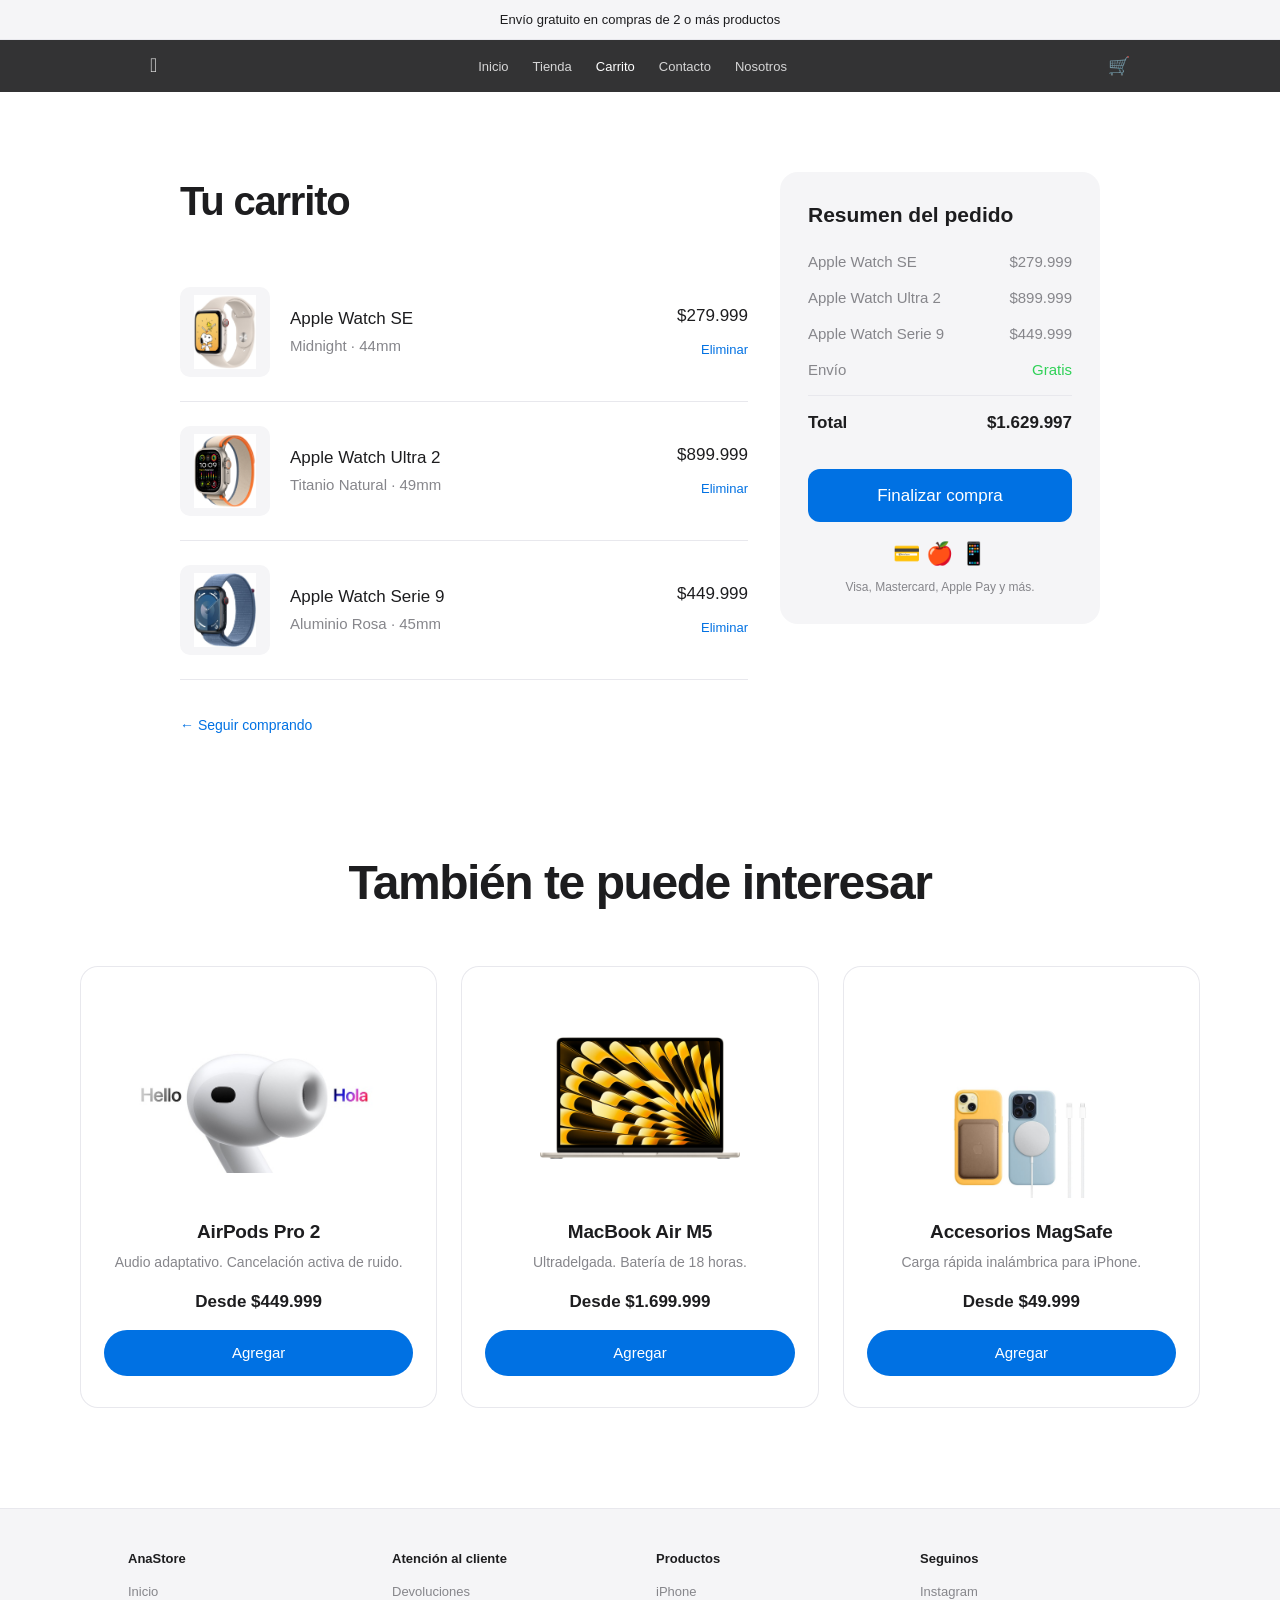
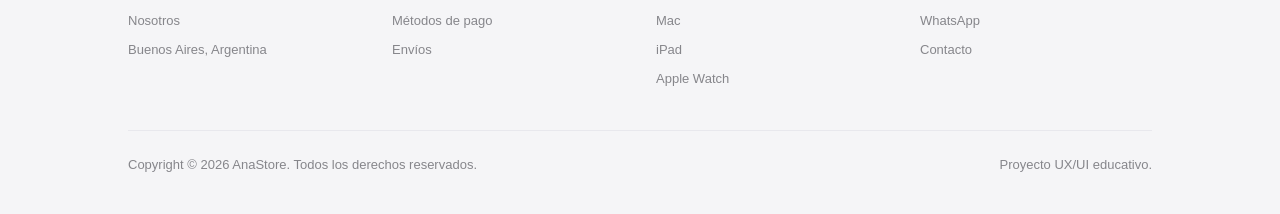
<file: pages/carrito.html>
<!DOCTYPE html>
<html lang="es">
<head>
  <meta charset="UTF-8">
  <meta name="viewport" content="width=device-width, initial-scale=1.0">
  <meta name="description" content="Tu carrito de compras en AnaStore.">
  <link rel="icon" href="../assets/apple.png">
  <style>/* ── RESET & BASE ── */
*, *::before, *::after { box-sizing: border-box; margin: 0; padding: 0; }
html { scroll-behavior: smooth; }

@font-face {
  font-family: 'SF Pro';
  
  font-weight: 400;
}

:root {
  --black: #000000;
  --white: #ffffff;
  --gray-100: #f5f5f7;
  --gray-200: #e8e8ed;
  --gray-500: #86868b;
  --gray-800: #1d1d1f;
  --blue: #0071e3;
  --blue-hover: #0077ed;
  --nav-h: 52px;
}

body {
  font-family: 'SF Pro', -apple-system, BlinkMacSystemFont, 'Helvetica Neue', sans-serif;
  color: var(--gray-800);
  background: var(--white);
  font-size: 17px;
  line-height: 1.47059;
  -webkit-font-smoothing: antialiased;
}

a { text-decoration: none; color: inherit; }
img { display: block; max-width: 100%; }

/* ── NOTICE BAR ── */
.notice-bar {
  background: var(--gray-100);
  text-align: center;
  padding: 10px 16px;
  font-size: 13px;
  color: var(--gray-800);
  border-bottom: 1px solid var(--gray-200);
}

.notice-bar a { color: var(--blue); }
.notice-bar a:hover { text-decoration: underline; }

/* ── NAV ── */
.nav {
  position: sticky;
  top: 0;
  z-index: 999;
  height: var(--nav-h);
  background: rgba(29, 29, 31, 0.9);
  backdrop-filter: saturate(180%) blur(20px);
  display: flex;
  align-items: center;
  justify-content: center;
  gap: 0;
}

.nav-inner {
  width: 100%;
  max-width: 1024px;
  display: flex;
  align-items: center;
  justify-content: space-between;
  padding: 0 22px;
}

.nav-logo {
  font-size: 20px;
  color: var(--white);
  opacity: 0.85;
  transition: opacity 0.2s;
  font-weight: 300;
  letter-spacing: -0.01em;
}

.nav-logo:hover { opacity: 1; }

.nav-links {
  display: flex;
  list-style: none;
  gap: 0;
}

.nav-links a {
  display: flex;
  align-items: center;
  height: var(--nav-h);
  padding: 0 12px;
  font-size: 13px;
  color: rgba(255,255,255,0.8);
  transition: color 0.2s;
}

.nav-links a:hover { color: var(--white); }
.nav-links a.active { color: var(--white); }

.nav-right {
  display: flex;
  align-items: center;
  gap: 18px;
}

.nav-icon {
  font-size: 18px;
  color: rgba(255,255,255,0.8);
  cursor: pointer;
  transition: color 0.2s;
}
.nav-icon:hover { color: var(--white); }

/* ── HERO ── */
.hero {
  position: relative;
  min-height: 100svh;
  display: flex;
  flex-direction: column;
  align-items: center;
  justify-content: flex-end;
  padding-bottom: 80px;
  overflow: hidden;
  text-align: center;
}

.hero-bg {
  position: absolute;
  inset: 0;
  width: 100%;
  height: 100%;
  object-fit: cover;
  object-position: center top;
}

.hero-overlay {
  position: absolute;
  inset: 0;
  background: linear-gradient(to bottom, rgba(0,0,0,0.1) 0%, rgba(0,0,0,0.55) 100%);
}

.hero-content {
  position: relative;
  z-index: 1;
  color: var(--white);
}

.hero-eyebrow {
  font-size: 19px;
  font-weight: 600;
  letter-spacing: -0.01em;
  margin-bottom: 4px;
}

.hero-title {
  font-size: clamp(48px, 8vw, 96px);
  font-weight: 700;
  letter-spacing: -0.04em;
  line-height: 1.0;
  margin-bottom: 16px;
}

.hero-sub {
  font-size: 21px;
  font-weight: 300;
  color: rgba(255,255,255,0.85);
  margin-bottom: 28px;
  max-width: 600px;
}

.hero-actions {
  display: flex;
  gap: 16px;
  justify-content: center;
  flex-wrap: wrap;
}

/* ── BUTTONS ── */
.btn {
  display: inline-flex;
  align-items: center;
  justify-content: center;
  gap: 6px;
  padding: 12px 22px;
  border-radius: 980px;
  font-size: 15px;
  font-weight: 400;
  transition: all 0.2s;
  cursor: pointer;
  border: none;
}

.btn-blue { background: var(--blue); color: var(--white); }
.btn-blue:hover { background: var(--blue-hover); }

.btn-white { background: var(--white); color: var(--gray-800); }
.btn-white:hover { background: var(--gray-200); }

.btn-outline-white {
  background: transparent;
  color: var(--white);
  border: 1px solid rgba(255,255,255,0.5);
}
.btn-outline-white:hover { border-color: var(--white); background: rgba(255,255,255,0.1); }

.btn-ghost { background: transparent; color: var(--blue); font-size: 14px; padding: 0; }
.btn-ghost:hover { text-decoration: underline; }

/* ── SECTION ── */
.section {
  padding: 100px 40px;
  max-width: 1200px;
  margin: 0 auto;
}

.section-full { padding: 0; max-width: none; }

/* ── PRODUCT GRID (bento) ── */
.bento-grid {
  display: grid;
  gap: 12px;
  padding: 12px;
}

.bento-grid-2 { grid-template-columns: 1fr 1fr; }
.bento-grid-3 { grid-template-columns: 1fr 1fr 1fr; }
.bento-grid-2-1 { grid-template-columns: 2fr 1fr; }

.bento-card {
  border-radius: 20px;
  overflow: hidden;
  position: relative;
  min-height: 500px;
  display: flex;
  flex-direction: column;
  justify-content: flex-start;
  padding: 40px;
  background: var(--gray-100);
}

.bento-card-dark { background: var(--black); }

.bento-card img.card-bg {
  position: absolute;
  inset: 0;
  width: 100%;
  height: 100%;
  object-fit: cover;
  object-position: center bottom;
  z-index: 0;
}

.bento-card-content {
  position: relative;
  z-index: 1;
}

.card-eyebrow {
  font-size: 13px;
  font-weight: 600;
  color: var(--blue);
  margin-bottom: 6px;
  letter-spacing: 0.01em;
}

.card-title {
  font-size: 32px;
  font-weight: 700;
  letter-spacing: -0.03em;
  line-height: 1.1;
  margin-bottom: 8px;
}

.card-sub {
  font-size: 17px;
  color: var(--gray-500);
  margin-bottom: 20px;
}

.bento-card-dark .card-title { color: var(--white); }
.bento-card-dark .card-sub { color: rgba(255,255,255,0.7); }

/* ── SECTION HEADER ── */
.section-header {
  text-align: center;
  margin-bottom: 56px;
}

.section-header h2 {
  font-size: 48px;
  font-weight: 700;
  letter-spacing: -0.03em;
  line-height: 1.1;
}

.section-header p {
  font-size: 21px;
  color: var(--gray-500);
  margin-top: 12px;
}

/* ── PRODUCT CARDS (tienda) ── */
.products-grid {
  display: grid;
  grid-template-columns: repeat(3, 1fr);
  gap: 24px;
}

.product-card {
  background: var(--gray-100);
  border-radius: 18px;
  padding: 32px 24px;
  text-align: center;
  transition: transform 0.3s, box-shadow 0.3s;
  cursor: pointer;
}

.product-card:hover {
  transform: translateY(-4px);
  box-shadow: 0 12px 40px rgba(0,0,0,0.1);
}

.product-card img {
  width: 100%;
  height: 200px;
  object-fit: contain;
  object-position: center;
  margin: 0 auto 20px;
  display: block;
}

.product-name {
  font-size: 19px;
  font-weight: 600;
  letter-spacing: -0.01em;
  margin-bottom: 6px;
}

.product-desc {
  font-size: 14px;
  color: var(--gray-500);
  margin-bottom: 16px;
  line-height: 1.5;
}

.product-price {
  font-size: 17px;
  font-weight: 600;
  color: var(--gray-800);
  margin-bottom: 16px;
}

/* ── CARRITO ── */
.cart-container {
  display: grid;
  grid-template-columns: 1fr 320px;
  gap: 32px;
  align-items: start;
  padding: 60px 40px;
  max-width: 1000px;
  margin: 0 auto;
}

.cart-title {
  font-size: 40px;
  font-weight: 700;
  letter-spacing: -0.03em;
  margin-bottom: 32px;
}

.cart-item {
  display: flex;
  align-items: center;
  gap: 20px;
  padding: 24px 0;
  border-bottom: 1px solid var(--gray-200);
}

.cart-item img {
  width: 90px;
  height: 90px;
  object-fit: contain;
  border-radius: 10px;
  background: var(--gray-100);
  padding: 8px;
  flex-shrink: 0;
}

.cart-item-info { flex: 1; }
.cart-item-name { font-size: 17px; font-weight: 500; margin-bottom: 4px; }
.cart-item-price { font-size: 15px; color: var(--gray-500); }

.cart-item-remove {
  font-size: 13px;
  color: var(--blue);
  cursor: pointer;
  border: none;
  background: none;
  padding: 4px 0;
}
.cart-item-remove:hover { text-decoration: underline; }

.cart-summary {
  background: var(--gray-100);
  border-radius: 18px;
  padding: 28px;
  position: sticky;
  top: 80px;
}

.cart-summary h3 {
  font-size: 21px;
  font-weight: 600;
  margin-bottom: 20px;
}

.summary-row {
  display: flex;
  justify-content: space-between;
  margin-bottom: 14px;
  font-size: 15px;
  color: var(--gray-500);
}

.summary-row.total {
  color: var(--gray-800);
  font-weight: 600;
  font-size: 17px;
  padding-top: 14px;
  border-top: 1px solid var(--gray-200);
  margin-top: 14px;
}

.checkout-btn {
  width: 100%;
  margin-top: 20px;
  padding: 14px;
  border-radius: 12px;
  font-size: 17px;
}

/* ── CONTACTO ── */
.contact-wrap {
  max-width: 640px;
  margin: 0 auto;
  padding: 80px 40px;
}

.contact-wrap h1 {
  font-size: 48px;
  font-weight: 700;
  letter-spacing: -0.03em;
  margin-bottom: 12px;
}

.contact-wrap p.lead {
  font-size: 19px;
  color: var(--gray-500);
  margin-bottom: 48px;
}

.form-group {
  margin-bottom: 20px;
}

.form-label {
  display: block;
  font-size: 14px;
  font-weight: 500;
  color: var(--gray-500);
  margin-bottom: 6px;
}

.form-control {
  width: 100%;
  padding: 12px 16px;
  border: 1px solid var(--gray-200);
  border-radius: 10px;
  font-size: 17px;
  font-family: inherit;
  color: var(--gray-800);
  background: var(--white);
  transition: border-color 0.2s, box-shadow 0.2s;
  outline: none;
}

.form-control:focus {
  border-color: var(--blue);
  box-shadow: 0 0 0 3px rgba(0,113,227,0.12);
}

.form-row {
  display: grid;
  grid-template-columns: 1fr 1fr;
  gap: 16px;
}

textarea.form-control { resize: vertical; min-height: 120px; }

/* ── NOSOTROS ── */
.about-hero {
  min-height: 60vh;
  display: flex;
  align-items: center;
  justify-content: center;
  text-align: center;
  padding: 120px 40px;
  background: var(--black);
  color: var(--white);
}

.about-hero h1 {
  font-size: clamp(48px, 8vw, 80px);
  font-weight: 700;
  letter-spacing: -0.04em;
  line-height: 1.05;
  max-width: 700px;
}

.about-hero p {
  font-size: 21px;
  color: rgba(255,255,255,0.7);
  margin-top: 20px;
  max-width: 500px;
}

.values-grid {
  display: grid;
  grid-template-columns: repeat(3, 1fr);
  gap: 2px;
  background: var(--gray-200);
}

.value-card {
  background: var(--white);
  padding: 56px 40px;
  text-align: center;
}

.value-icon {
  font-size: 40px;
  margin-bottom: 20px;
}

.value-title {
  font-size: 22px;
  font-weight: 600;
  letter-spacing: -0.01em;
  margin-bottom: 12px;
}

.value-desc {
  font-size: 15px;
  color: var(--gray-500);
  line-height: 1.6;
}

/* ── FOOTER ── */
.footer {
  background: var(--gray-100);
  border-top: 1px solid var(--gray-200);
  padding: 40px;
}

.footer-inner {
  max-width: 1024px;
  margin: 0 auto;
}

.footer-grid {
  display: grid;
  grid-template-columns: repeat(4, 1fr);
  gap: 32px;
  padding-bottom: 32px;
  border-bottom: 1px solid var(--gray-200);
  margin-bottom: 24px;
}

.footer-col h4 {
  font-size: 13px;
  font-weight: 600;
  color: var(--gray-800);
  margin-bottom: 14px;
}

.footer-col a {
  display: block;
  font-size: 13px;
  color: var(--gray-500);
  margin-bottom: 10px;
  transition: color 0.2s;
}

.footer-col a:hover { color: var(--gray-800); }

.footer-bottom {
  font-size: 13px;
  color: var(--gray-500);
  display: flex;
  justify-content: space-between;
  align-items: center;
  flex-wrap: wrap;
  gap: 8px;
}

/* ── FADE IN ANIMATION ── */
@keyframes fadeUp {
  from { opacity: 0; transform: translateY(24px); }
  to { opacity: 1; transform: translateY(0); }
}

.fade-up {
  opacity: 0;
  animation: fadeUp 0.7s ease forwards;
}

.fade-up-1 { animation-delay: 0.1s; }
.fade-up-2 { animation-delay: 0.25s; }
.fade-up-3 { animation-delay: 0.4s; }

/* ── RESPONSIVE ── */
@media (max-width: 768px) {
  .nav-links { display: none; }
  .bento-grid-2, .bento-grid-3, .bento-grid-2-1 { grid-template-columns: 1fr; }
  .products-grid { grid-template-columns: 1fr 1fr; }
  .cart-container { grid-template-columns: 1fr; }
  .values-grid { grid-template-columns: 1fr; }
  .footer-grid { grid-template-columns: 1fr 1fr; }
  .form-row { grid-template-columns: 1fr; }
  .section { padding: 60px 20px; }
  .contact-wrap { padding: 60px 20px; }
}

@media (max-width: 480px) {
  .products-grid { grid-template-columns: 1fr; }
  .footer-grid { grid-template-columns: 1fr; }
}
</style>
  <title>Carrito — AnaStore</title>
</head>
<body>

  <div class="notice-bar">
    Envío gratuito en compras de 2 o más productos
  </div>

  <nav class="nav">
    <div class="nav-inner">
      <a href="../index.html" class="nav-logo">&#63743;</a>
      <ul class="nav-links">
        <li><a href="../index.html">Inicio</a></li>
        <li><a href="tienda.html">Tienda</a></li>
        <li><a href="carrito.html" class="active">Carrito</a></li>
        <li><a href="contacto.html">Contacto</a></li>
        <li><a href="nosotros.html">Nosotros</a></li>
      </ul>
      <div class="nav-right">
        <a href="carrito.html" class="nav-icon">🛒</a>
      </div>
    </div>
  </nav>

  <!-- CARRITO -->
  <div class="cart-container" style="padding-top:80px;">

    <div>
      <h1 class="cart-title">Tu carrito</h1>

      <div class="cart-item">
        <img src="../assets/applewatchse.jpg" alt="Apple Watch SE">
        <div class="cart-item-info">
          <div class="cart-item-name">Apple Watch SE</div>
          <div class="cart-item-price">Midnight · 44mm</div>
        </div>
        <div style="text-align:right;">
          <div style="font-size:17px;font-weight:500;margin-bottom:8px;">$279.999</div>
          <button class="cart-item-remove">Eliminar</button>
        </div>
      </div>

      <div class="cart-item">
        <img src="../assets/applewatchultra.jpg" alt="Apple Watch Ultra 2">
        <div class="cart-item-info">
          <div class="cart-item-name">Apple Watch Ultra 2</div>
          <div class="cart-item-price">Titanio Natural · 49mm</div>
        </div>
        <div style="text-align:right;">
          <div style="font-size:17px;font-weight:500;margin-bottom:8px;">$899.999</div>
          <button class="cart-item-remove">Eliminar</button>
        </div>
      </div>

      <div class="cart-item">
        <img src="../assets/applewatchhero.jpg" alt="Apple Watch Serie 9">
        <div class="cart-item-info">
          <div class="cart-item-name">Apple Watch Serie 9</div>
          <div class="cart-item-price">Aluminio Rosa · 45mm</div>
        </div>
        <div style="text-align:right;">
          <div style="font-size:17px;font-weight:500;margin-bottom:8px;">$449.999</div>
          <button class="cart-item-remove">Eliminar</button>
        </div>
      </div>

      <div style="margin-top:32px;">
        <a href="tienda.html" class="btn btn-ghost">← Seguir comprando</a>
      </div>
    </div>

    <!-- RESUMEN -->
    <div class="cart-summary">
      <h3>Resumen del pedido</h3>

      <div class="summary-row">
        <span>Apple Watch SE</span>
        <span>$279.999</span>
      </div>
      <div class="summary-row">
        <span>Apple Watch Ultra 2</span>
        <span>$899.999</span>
      </div>
      <div class="summary-row">
        <span>Apple Watch Serie 9</span>
        <span>$449.999</span>
      </div>
      <div class="summary-row">
        <span>Envío</span>
        <span style="color:#30d158;">Gratis</span>
      </div>
      <div class="summary-row total">
        <span>Total</span>
        <span>$1.629.997</span>
      </div>

      <a href="#" class="btn btn-blue checkout-btn">Finalizar compra</a>

      <div style="margin-top:16px;text-align:center;">
        <div style="display:flex;justify-content:center;gap:12px;margin-top:12px;font-size:22px;">
          💳 🍎 📱
        </div>
        <p style="font-size:12px;color:#86868b;margin-top:8px;">Visa, Mastercard, Apple Pay y más.</p>
      </div>
    </div>

  </div>

  <!-- TAMBIÉN TE PUEDE INTERESAR -->
  <section class="section" style="padding-top:60px;">
    <div class="section-header">
      <h2>También te puede interesar</h2>
    </div>
    <div class="products-grid">
      <div class="product-card" style="background:#fff;box-shadow:inset 0 0 0 1px #e8e8ed;">
        <img src="../assets/airpods_product.jpg" alt="AirPods Pro 2">
        <div class="product-name">AirPods Pro 2</div>
        <div class="product-desc">Audio adaptativo. Cancelación activa de ruido.</div>
        <div class="product-price">Desde $449.999</div>
        <a href="#" class="btn btn-blue" style="width:100%;justify-content:center;">Agregar</a>
      </div>
      <div class="product-card" style="background:#fff;box-shadow:inset 0 0 0 1px #e8e8ed;">
        <img src="../assets/macbook_m5.jpg" alt="MacBook Air">
        <div class="product-name">MacBook Air M5</div>
        <div class="product-desc">Ultradelgada. Batería de 18 horas.</div>
        <div class="product-price">Desde $1.699.999</div>
        <a href="#" class="btn btn-blue" style="width:100%;justify-content:center;">Agregar</a>
      </div>
      <div class="product-card" style="background:#fff;box-shadow:inset 0 0 0 1px #e8e8ed;">
        <img src="../assets/accesoriosiphone.jpeg" alt="Accesorios">
        <div class="product-name">Accesorios MagSafe</div>
        <div class="product-desc">Carga rápida inalámbrica para iPhone.</div>
        <div class="product-price">Desde $49.999</div>
        <a href="#" class="btn btn-blue" style="width:100%;justify-content:center;">Agregar</a>
      </div>
    </div>
  </section>

  <!-- FOOTER -->
  <footer class="footer">
    <div class="footer-inner">
      <div class="footer-grid">
        <div class="footer-col">
          <h4>AnaStore</h4>
          <a href="../index.html">Inicio</a>
          <a href="nosotros.html">Nosotros</a>
          <a href="#">Buenos Aires, Argentina</a>
        </div>
        <div class="footer-col">
          <h4>Atención al cliente</h4>
          <a href="#">Devoluciones</a>
          <a href="#">Métodos de pago</a>
          <a href="#">Envíos</a>
        </div>
        <div class="footer-col">
          <h4>Productos</h4>
          <a href="tienda.html">iPhone</a>
          <a href="tienda.html">Mac</a>
          <a href="tienda.html">iPad</a>
          <a href="tienda.html">Apple Watch</a>
        </div>
        <div class="footer-col">
          <h4>Seguinos</h4>
          <a href="#">Instagram</a>
          <a href="#">WhatsApp</a>
          <a href="contacto.html">Contacto</a>
        </div>
      </div>
      <div class="footer-bottom">
        <span>Copyright © 2026 AnaStore. Todos los derechos reservados.</span>
        <span>Proyecto UX/UI educativo.</span>
      </div>
    </div>
  </footer>

</body>
</html>
</file>
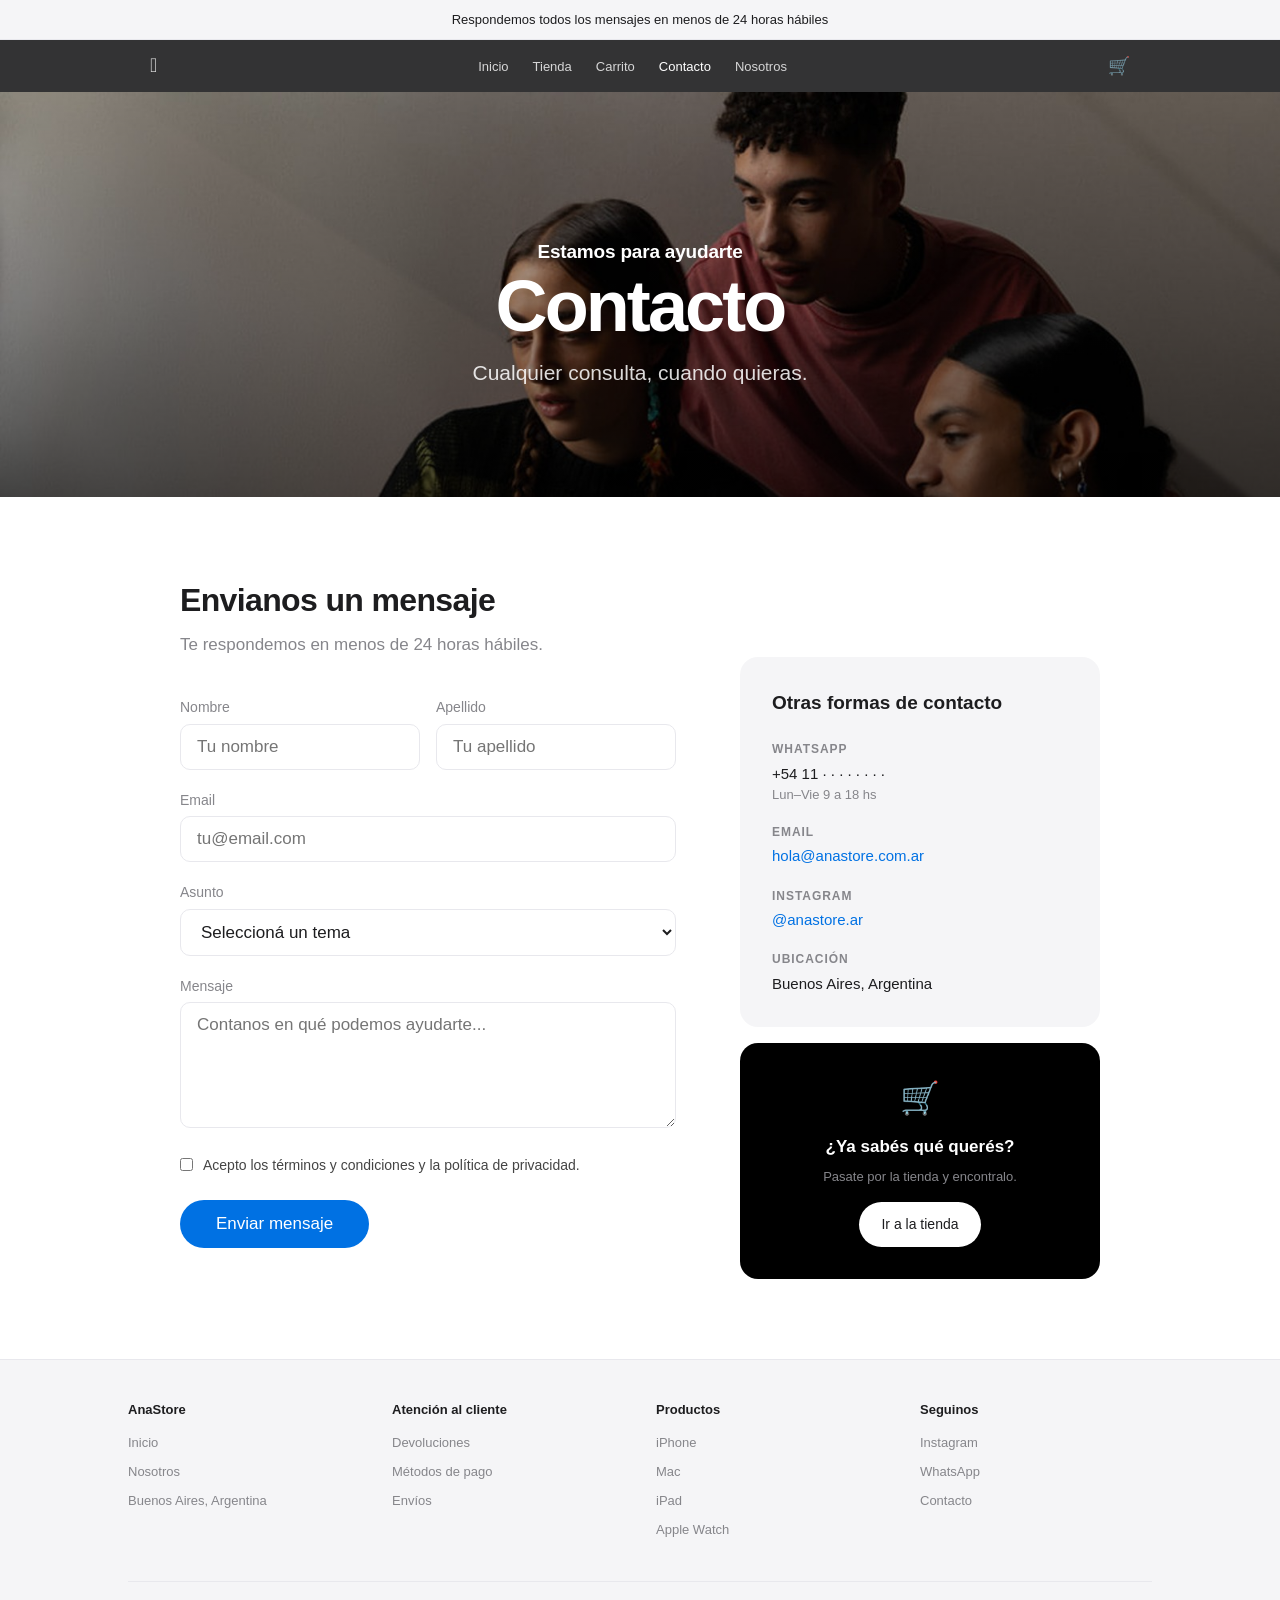
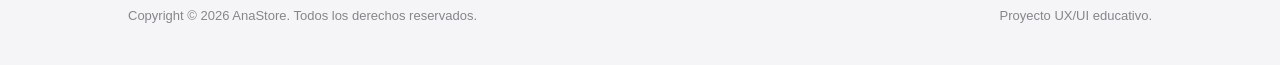
<file: pages/contacto.html>
<!DOCTYPE html>
<html lang="es">
<head>
  <meta charset="UTF-8">
  <meta name="viewport" content="width=device-width, initial-scale=1.0">
  <meta name="description" content="Contactanos y te ayudamos con tu compra Apple.">
  <link rel="icon" href="../assets/apple.png">
  <style>/* ── RESET & BASE ── */
*, *::before, *::after { box-sizing: border-box; margin: 0; padding: 0; }
html { scroll-behavior: smooth; }

@font-face {
  font-family: 'SF Pro';
  
  font-weight: 400;
}

:root {
  --black: #000000;
  --white: #ffffff;
  --gray-100: #f5f5f7;
  --gray-200: #e8e8ed;
  --gray-500: #86868b;
  --gray-800: #1d1d1f;
  --blue: #0071e3;
  --blue-hover: #0077ed;
  --nav-h: 52px;
}

body {
  font-family: 'SF Pro', -apple-system, BlinkMacSystemFont, 'Helvetica Neue', sans-serif;
  color: var(--gray-800);
  background: var(--white);
  font-size: 17px;
  line-height: 1.47059;
  -webkit-font-smoothing: antialiased;
}

a { text-decoration: none; color: inherit; }
img { display: block; max-width: 100%; }

/* ── NOTICE BAR ── */
.notice-bar {
  background: var(--gray-100);
  text-align: center;
  padding: 10px 16px;
  font-size: 13px;
  color: var(--gray-800);
  border-bottom: 1px solid var(--gray-200);
}

.notice-bar a { color: var(--blue); }
.notice-bar a:hover { text-decoration: underline; }

/* ── NAV ── */
.nav {
  position: sticky;
  top: 0;
  z-index: 999;
  height: var(--nav-h);
  background: rgba(29, 29, 31, 0.9);
  backdrop-filter: saturate(180%) blur(20px);
  display: flex;
  align-items: center;
  justify-content: center;
  gap: 0;
}

.nav-inner {
  width: 100%;
  max-width: 1024px;
  display: flex;
  align-items: center;
  justify-content: space-between;
  padding: 0 22px;
}

.nav-logo {
  font-size: 20px;
  color: var(--white);
  opacity: 0.85;
  transition: opacity 0.2s;
  font-weight: 300;
  letter-spacing: -0.01em;
}

.nav-logo:hover { opacity: 1; }

.nav-links {
  display: flex;
  list-style: none;
  gap: 0;
}

.nav-links a {
  display: flex;
  align-items: center;
  height: var(--nav-h);
  padding: 0 12px;
  font-size: 13px;
  color: rgba(255,255,255,0.8);
  transition: color 0.2s;
}

.nav-links a:hover { color: var(--white); }
.nav-links a.active { color: var(--white); }

.nav-right {
  display: flex;
  align-items: center;
  gap: 18px;
}

.nav-icon {
  font-size: 18px;
  color: rgba(255,255,255,0.8);
  cursor: pointer;
  transition: color 0.2s;
}
.nav-icon:hover { color: var(--white); }

/* ── HERO ── */
.hero {
  position: relative;
  min-height: 100svh;
  display: flex;
  flex-direction: column;
  align-items: center;
  justify-content: flex-end;
  padding-bottom: 80px;
  overflow: hidden;
  text-align: center;
}

.hero-bg {
  position: absolute;
  inset: 0;
  width: 100%;
  height: 100%;
  object-fit: cover;
  object-position: center top;
}

.hero-overlay {
  position: absolute;
  inset: 0;
  background: linear-gradient(to bottom, rgba(0,0,0,0.1) 0%, rgba(0,0,0,0.55) 100%);
}

.hero-content {
  position: relative;
  z-index: 1;
  color: var(--white);
}

.hero-eyebrow {
  font-size: 19px;
  font-weight: 600;
  letter-spacing: -0.01em;
  margin-bottom: 4px;
}

.hero-title {
  font-size: clamp(48px, 8vw, 96px);
  font-weight: 700;
  letter-spacing: -0.04em;
  line-height: 1.0;
  margin-bottom: 16px;
}

.hero-sub {
  font-size: 21px;
  font-weight: 300;
  color: rgba(255,255,255,0.85);
  margin-bottom: 28px;
  max-width: 600px;
}

.hero-actions {
  display: flex;
  gap: 16px;
  justify-content: center;
  flex-wrap: wrap;
}

/* ── BUTTONS ── */
.btn {
  display: inline-flex;
  align-items: center;
  justify-content: center;
  gap: 6px;
  padding: 12px 22px;
  border-radius: 980px;
  font-size: 15px;
  font-weight: 400;
  transition: all 0.2s;
  cursor: pointer;
  border: none;
}

.btn-blue { background: var(--blue); color: var(--white); }
.btn-blue:hover { background: var(--blue-hover); }

.btn-white { background: var(--white); color: var(--gray-800); }
.btn-white:hover { background: var(--gray-200); }

.btn-outline-white {
  background: transparent;
  color: var(--white);
  border: 1px solid rgba(255,255,255,0.5);
}
.btn-outline-white:hover { border-color: var(--white); background: rgba(255,255,255,0.1); }

.btn-ghost { background: transparent; color: var(--blue); font-size: 14px; padding: 0; }
.btn-ghost:hover { text-decoration: underline; }

/* ── SECTION ── */
.section {
  padding: 100px 40px;
  max-width: 1200px;
  margin: 0 auto;
}

.section-full { padding: 0; max-width: none; }

/* ── PRODUCT GRID (bento) ── */
.bento-grid {
  display: grid;
  gap: 12px;
  padding: 12px;
}

.bento-grid-2 { grid-template-columns: 1fr 1fr; }
.bento-grid-3 { grid-template-columns: 1fr 1fr 1fr; }
.bento-grid-2-1 { grid-template-columns: 2fr 1fr; }

.bento-card {
  border-radius: 20px;
  overflow: hidden;
  position: relative;
  min-height: 500px;
  display: flex;
  flex-direction: column;
  justify-content: flex-start;
  padding: 40px;
  background: var(--gray-100);
}

.bento-card-dark { background: var(--black); }

.bento-card img.card-bg {
  position: absolute;
  inset: 0;
  width: 100%;
  height: 100%;
  object-fit: cover;
  object-position: center bottom;
  z-index: 0;
}

.bento-card-content {
  position: relative;
  z-index: 1;
}

.card-eyebrow {
  font-size: 13px;
  font-weight: 600;
  color: var(--blue);
  margin-bottom: 6px;
  letter-spacing: 0.01em;
}

.card-title {
  font-size: 32px;
  font-weight: 700;
  letter-spacing: -0.03em;
  line-height: 1.1;
  margin-bottom: 8px;
}

.card-sub {
  font-size: 17px;
  color: var(--gray-500);
  margin-bottom: 20px;
}

.bento-card-dark .card-title { color: var(--white); }
.bento-card-dark .card-sub { color: rgba(255,255,255,0.7); }

/* ── SECTION HEADER ── */
.section-header {
  text-align: center;
  margin-bottom: 56px;
}

.section-header h2 {
  font-size: 48px;
  font-weight: 700;
  letter-spacing: -0.03em;
  line-height: 1.1;
}

.section-header p {
  font-size: 21px;
  color: var(--gray-500);
  margin-top: 12px;
}

/* ── PRODUCT CARDS (tienda) ── */
.products-grid {
  display: grid;
  grid-template-columns: repeat(3, 1fr);
  gap: 24px;
}

.product-card {
  background: var(--gray-100);
  border-radius: 18px;
  padding: 32px 24px;
  text-align: center;
  transition: transform 0.3s, box-shadow 0.3s;
  cursor: pointer;
}

.product-card:hover {
  transform: translateY(-4px);
  box-shadow: 0 12px 40px rgba(0,0,0,0.1);
}

.product-card img {
  width: 100%;
  max-height: 200px;
  object-fit: contain;
  margin: 0 auto 20px;
}

.product-name {
  font-size: 19px;
  font-weight: 600;
  letter-spacing: -0.01em;
  margin-bottom: 6px;
}

.product-desc {
  font-size: 14px;
  color: var(--gray-500);
  margin-bottom: 16px;
  line-height: 1.5;
}

.product-price {
  font-size: 17px;
  font-weight: 600;
  color: var(--gray-800);
  margin-bottom: 16px;
}

/* ── CARRITO ── */
.cart-container {
  display: grid;
  grid-template-columns: 1fr 320px;
  gap: 32px;
  align-items: start;
  padding: 60px 40px;
  max-width: 1000px;
  margin: 0 auto;
}

.cart-title {
  font-size: 40px;
  font-weight: 700;
  letter-spacing: -0.03em;
  margin-bottom: 32px;
}

.cart-item {
  display: flex;
  align-items: center;
  gap: 20px;
  padding: 24px 0;
  border-bottom: 1px solid var(--gray-200);
}

.cart-item img {
  width: 90px;
  height: 90px;
  object-fit: contain;
  border-radius: 10px;
  background: var(--gray-100);
  padding: 8px;
  flex-shrink: 0;
}

.cart-item-info { flex: 1; }
.cart-item-name { font-size: 17px; font-weight: 500; margin-bottom: 4px; }
.cart-item-price { font-size: 15px; color: var(--gray-500); }

.cart-item-remove {
  font-size: 13px;
  color: var(--blue);
  cursor: pointer;
  border: none;
  background: none;
  padding: 4px 0;
}
.cart-item-remove:hover { text-decoration: underline; }

.cart-summary {
  background: var(--gray-100);
  border-radius: 18px;
  padding: 28px;
  position: sticky;
  top: 80px;
}

.cart-summary h3 {
  font-size: 21px;
  font-weight: 600;
  margin-bottom: 20px;
}

.summary-row {
  display: flex;
  justify-content: space-between;
  margin-bottom: 14px;
  font-size: 15px;
  color: var(--gray-500);
}

.summary-row.total {
  color: var(--gray-800);
  font-weight: 600;
  font-size: 17px;
  padding-top: 14px;
  border-top: 1px solid var(--gray-200);
  margin-top: 14px;
}

.checkout-btn {
  width: 100%;
  margin-top: 20px;
  padding: 14px;
  border-radius: 12px;
  font-size: 17px;
}

/* ── CONTACTO ── */
.contact-wrap {
  max-width: 640px;
  margin: 0 auto;
  padding: 80px 40px;
}

.contact-wrap h1 {
  font-size: 48px;
  font-weight: 700;
  letter-spacing: -0.03em;
  margin-bottom: 12px;
}

.contact-wrap p.lead {
  font-size: 19px;
  color: var(--gray-500);
  margin-bottom: 48px;
}

.form-group {
  margin-bottom: 20px;
}

.form-label {
  display: block;
  font-size: 14px;
  font-weight: 500;
  color: var(--gray-500);
  margin-bottom: 6px;
}

.form-control {
  width: 100%;
  padding: 12px 16px;
  border: 1px solid var(--gray-200);
  border-radius: 10px;
  font-size: 17px;
  font-family: inherit;
  color: var(--gray-800);
  background: var(--white);
  transition: border-color 0.2s, box-shadow 0.2s;
  outline: none;
}

.form-control:focus {
  border-color: var(--blue);
  box-shadow: 0 0 0 3px rgba(0,113,227,0.12);
}

.form-row {
  display: grid;
  grid-template-columns: 1fr 1fr;
  gap: 16px;
}

textarea.form-control { resize: vertical; min-height: 120px; }

/* ── NOSOTROS ── */
.about-hero {
  min-height: 60vh;
  display: flex;
  align-items: center;
  justify-content: center;
  text-align: center;
  padding: 120px 40px;
  background: var(--black);
  color: var(--white);
}

.about-hero h1 {
  font-size: clamp(48px, 8vw, 80px);
  font-weight: 700;
  letter-spacing: -0.04em;
  line-height: 1.05;
  max-width: 700px;
}

.about-hero p {
  font-size: 21px;
  color: rgba(255,255,255,0.7);
  margin-top: 20px;
  max-width: 500px;
}

.values-grid {
  display: grid;
  grid-template-columns: repeat(3, 1fr);
  gap: 2px;
  background: var(--gray-200);
}

.value-card {
  background: var(--white);
  padding: 56px 40px;
  text-align: center;
}

.value-icon {
  font-size: 40px;
  margin-bottom: 20px;
}

.value-title {
  font-size: 22px;
  font-weight: 600;
  letter-spacing: -0.01em;
  margin-bottom: 12px;
}

.value-desc {
  font-size: 15px;
  color: var(--gray-500);
  line-height: 1.6;
}

/* ── FOOTER ── */
.footer {
  background: var(--gray-100);
  border-top: 1px solid var(--gray-200);
  padding: 40px;
}

.footer-inner {
  max-width: 1024px;
  margin: 0 auto;
}

.footer-grid {
  display: grid;
  grid-template-columns: repeat(4, 1fr);
  gap: 32px;
  padding-bottom: 32px;
  border-bottom: 1px solid var(--gray-200);
  margin-bottom: 24px;
}

.footer-col h4 {
  font-size: 13px;
  font-weight: 600;
  color: var(--gray-800);
  margin-bottom: 14px;
}

.footer-col a {
  display: block;
  font-size: 13px;
  color: var(--gray-500);
  margin-bottom: 10px;
  transition: color 0.2s;
}

.footer-col a:hover { color: var(--gray-800); }

.footer-bottom {
  font-size: 13px;
  color: var(--gray-500);
  display: flex;
  justify-content: space-between;
  align-items: center;
  flex-wrap: wrap;
  gap: 8px;
}

/* ── FADE IN ANIMATION ── */
@keyframes fadeUp {
  from { opacity: 0; transform: translateY(24px); }
  to { opacity: 1; transform: translateY(0); }
}

.fade-up {
  opacity: 0;
  animation: fadeUp 0.7s ease forwards;
}

.fade-up-1 { animation-delay: 0.1s; }
.fade-up-2 { animation-delay: 0.25s; }
.fade-up-3 { animation-delay: 0.4s; }

/* ── RESPONSIVE ── */
@media (max-width: 768px) {
  .nav-links { display: none; }
  .bento-grid-2, .bento-grid-3, .bento-grid-2-1 { grid-template-columns: 1fr; }
  .products-grid { grid-template-columns: 1fr 1fr; }
  .cart-container { grid-template-columns: 1fr; }
  .values-grid { grid-template-columns: 1fr; }
  .footer-grid { grid-template-columns: 1fr 1fr; }
  .form-row { grid-template-columns: 1fr; }
  .section { padding: 60px 20px; }
  .contact-wrap { padding: 60px 20px; }
}

@media (max-width: 480px) {
  .products-grid { grid-template-columns: 1fr; }
  .footer-grid { grid-template-columns: 1fr; }
}
</style>
  <title>Contacto — AnaStore</title>
</head>
<body>

  <div class="notice-bar">
    Respondemos todos los mensajes en menos de 24 horas hábiles
  </div>

  <nav class="nav">
    <div class="nav-inner">
      <a href="../index.html" class="nav-logo">&#63743;</a>
      <ul class="nav-links">
        <li><a href="../index.html">Inicio</a></li>
        <li><a href="tienda.html">Tienda</a></li>
        <li><a href="carrito.html">Carrito</a></li>
        <li><a href="contacto.html" class="active">Contacto</a></li>
        <li><a href="nosotros.html">Nosotros</a></li>
      </ul>
      <div class="nav-right">
        <a href="carrito.html" class="nav-icon">🛒</a>
      </div>
    </div>
  </nav>

  <!-- HERO CONTACTO -->
  <section class="hero" style="min-height:45vh;">
    <img
      class="hero-bg"
      src="../assets/contacto_hero_wide.jpg"
      alt="Contacto AnaStore"
    >
    <div class="hero-overlay"></div>
    <div class="hero-content fade-up">
      <div class="hero-eyebrow">Estamos para ayudarte</div>
      <h1 class="hero-title" style="font-size:clamp(40px,6vw,72px);">Contacto</h1>
      <p class="hero-sub">Cualquier consulta, cuando quieras.</p>
    </div>
  </section>

  <!-- FORM + INFO -->
  <div style="display:grid;grid-template-columns:1fr 360px;gap:64px;max-width:1000px;margin:0 auto;padding:80px 40px;">

    <!-- FORM -->
    <div>
      <h2 style="font-size:32px;font-weight:700;letter-spacing:-0.02em;margin-bottom:8px;">Envianos un mensaje</h2>
      <p style="font-size:17px;color:#86868b;margin-bottom:40px;">Te respondemos en menos de 24 horas hábiles.</p>

      <form>
        <div class="form-row">
          <div class="form-group">
            <label class="form-label">Nombre</label>
            <input type="text" class="form-control" placeholder="Tu nombre">
          </div>
          <div class="form-group">
            <label class="form-label">Apellido</label>
            <input type="text" class="form-control" placeholder="Tu apellido">
          </div>
        </div>
        <div class="form-group">
          <label class="form-label">Email</label>
          <input type="email" class="form-control" placeholder="tu@email.com">
        </div>
        <div class="form-group">
          <label class="form-label">Asunto</label>
          <select class="form-control">
            <option value="" disabled selected>Seleccioná un tema</option>
            <option>Consulta sobre un producto</option>
            <option>Estado de mi pedido</option>
            <option>Devoluciones y garantías</option>
            <option>Otro</option>
          </select>
        </div>
        <div class="form-group">
          <label class="form-label">Mensaje</label>
          <textarea class="form-control" placeholder="Contanos en qué podemos ayudarte..." rows="5"></textarea>
        </div>
        <div style="margin-top:8px;">
          <label style="display:flex;align-items:flex-start;gap:10px;font-size:14px;color:#444;cursor:pointer;">
            <input type="checkbox" style="margin-top:3px;accent-color:#0071e3;">
            Acepto los términos y condiciones y la política de privacidad.
          </label>
        </div>
        <button type="submit" class="btn btn-blue" style="margin-top:24px;padding:14px 36px;font-size:17px;">Enviar mensaje</button>
      </form>
    </div>

    <!-- INFO -->
    <div style="padding-top:80px;">
      <div style="background:#f5f5f7;border-radius:18px;padding:32px;">
        <h3 style="font-size:19px;font-weight:600;margin-bottom:24px;">Otras formas de contacto</h3>

        <div style="margin-bottom:20px;">
          <div style="font-size:12px;text-transform:uppercase;letter-spacing:0.08em;color:#86868b;font-weight:600;margin-bottom:4px;">WhatsApp</div>
          <div style="font-size:15px;color:#1d1d1f;">+54 11 · · · · · · · ·</div>
          <div style="font-size:13px;color:#86868b;">Lun–Vie 9 a 18 hs</div>
        </div>

        <div style="margin-bottom:20px;">
          <div style="font-size:12px;text-transform:uppercase;letter-spacing:0.08em;color:#86868b;font-weight:600;margin-bottom:4px;">Email</div>
          <div style="font-size:15px;color:#0071e3;">hola@anastore.com.ar</div>
        </div>

        <div style="margin-bottom:20px;">
          <div style="font-size:12px;text-transform:uppercase;letter-spacing:0.08em;color:#86868b;font-weight:600;margin-bottom:4px;">Instagram</div>
          <div style="font-size:15px;color:#0071e3;">@anastore.ar</div>
        </div>

        <div>
          <div style="font-size:12px;text-transform:uppercase;letter-spacing:0.08em;color:#86868b;font-weight:600;margin-bottom:4px;">Ubicación</div>
          <div style="font-size:15px;color:#1d1d1f;">Buenos Aires, Argentina</div>
        </div>
      </div>

      <div style="background:#000;border-radius:18px;padding:32px;margin-top:16px;text-align:center;">
        <div style="font-size:32px;margin-bottom:12px;">🛒</div>
        <h3 style="font-size:17px;font-weight:600;color:#fff;margin-bottom:8px;">¿Ya sabés qué querés?</h3>
        <p style="font-size:13px;color:#86868b;margin-bottom:16px;">Pasate por la tienda y encontralo.</p>
        <a href="tienda.html" class="btn btn-white" style="font-size:14px;">Ir a la tienda</a>
      </div>
    </div>

  </div>

  <!-- FOOTER -->
  <footer class="footer">
    <div class="footer-inner">
      <div class="footer-grid">
        <div class="footer-col">
          <h4>AnaStore</h4>
          <a href="../index.html">Inicio</a>
          <a href="nosotros.html">Nosotros</a>
          <a href="#">Buenos Aires, Argentina</a>
        </div>
        <div class="footer-col">
          <h4>Atención al cliente</h4>
          <a href="#">Devoluciones</a>
          <a href="#">Métodos de pago</a>
          <a href="#">Envíos</a>
        </div>
        <div class="footer-col">
          <h4>Productos</h4>
          <a href="tienda.html">iPhone</a>
          <a href="tienda.html">Mac</a>
          <a href="tienda.html">iPad</a>
          <a href="tienda.html">Apple Watch</a>
        </div>
        <div class="footer-col">
          <h4>Seguinos</h4>
          <a href="#">Instagram</a>
          <a href="#">WhatsApp</a>
          <a href="contacto.html">Contacto</a>
        </div>
      </div>
      <div class="footer-bottom">
        <span>Copyright © 2026 AnaStore. Todos los derechos reservados.</span>
        <span>Proyecto UX/UI educativo.</span>
      </div>
    </div>
  </footer>

</body>
</html>
</file>
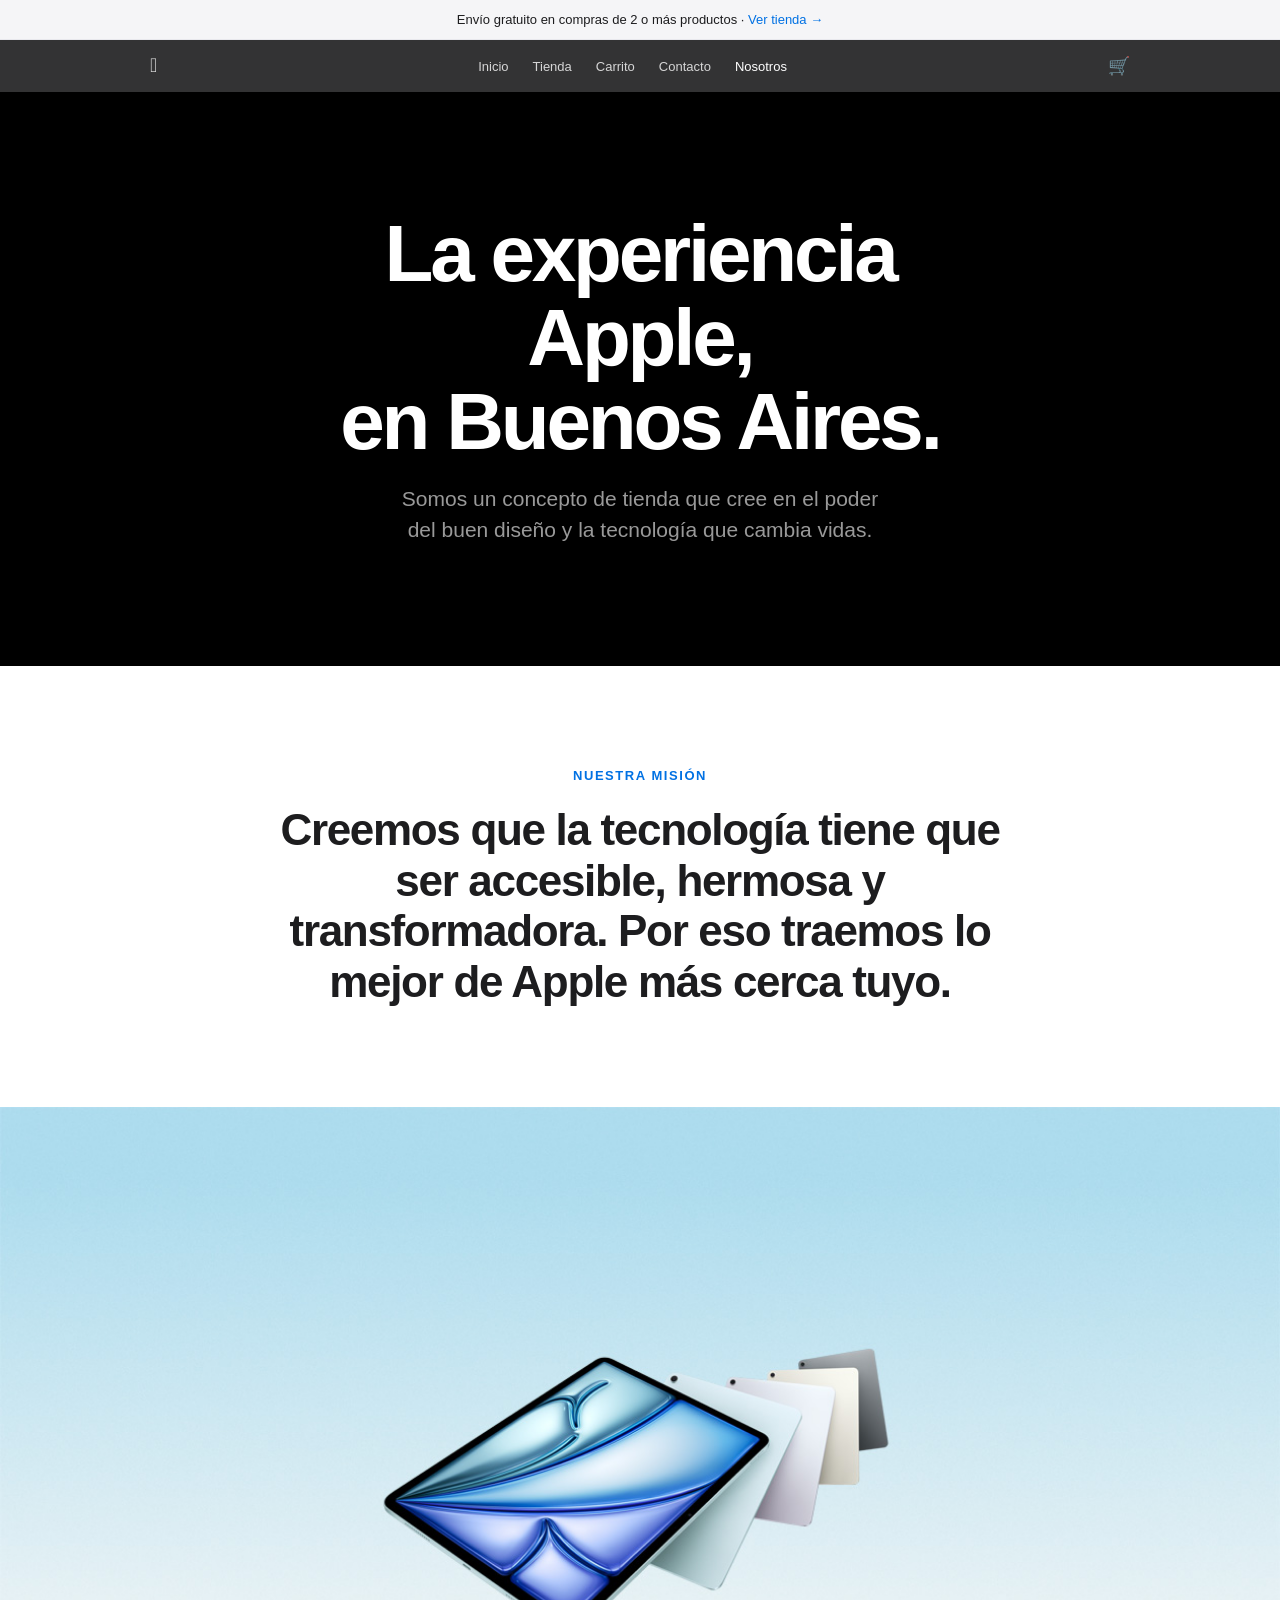
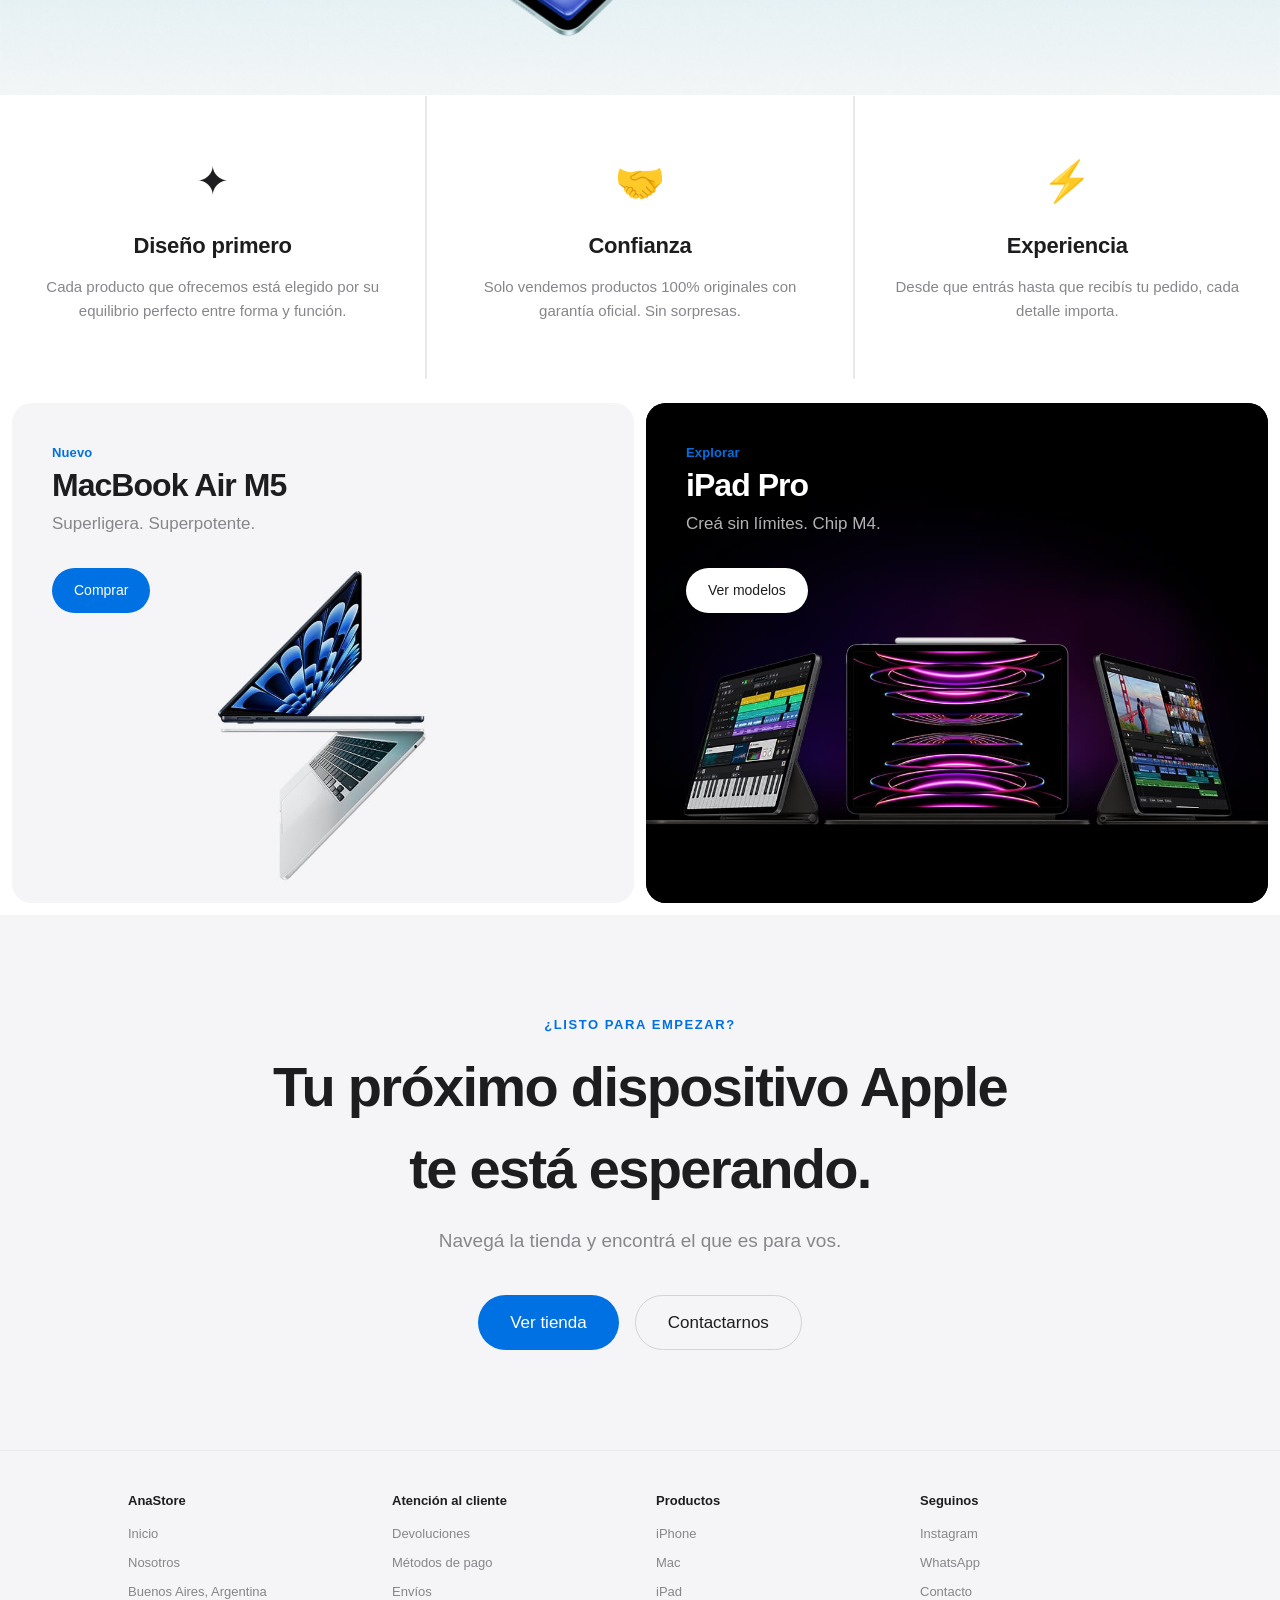
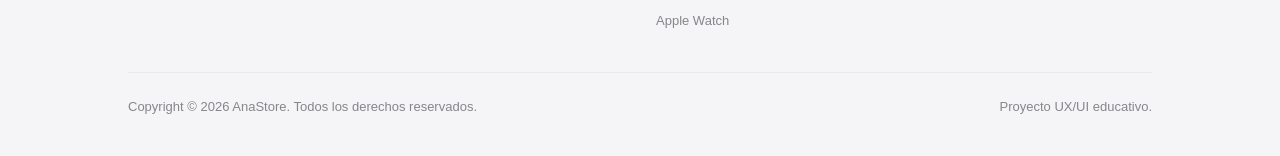
<file: pages/nosotros.html>
<!DOCTYPE html>
<html lang="es">
<head>
  <meta charset="UTF-8">
  <meta name="viewport" content="width=device-width, initial-scale=1.0">
  <meta name="description" content="Conocé AnaStore, tu tienda Apple de confianza en Buenos Aires.">
  <link rel="icon" href="../assets/apple.png">
  <style>/* ── RESET & BASE ── */
*, *::before, *::after { box-sizing: border-box; margin: 0; padding: 0; }
html { scroll-behavior: smooth; }

@font-face {
  font-family: 'SF Pro';
  
  font-weight: 400;
}

:root {
  --black: #000000;
  --white: #ffffff;
  --gray-100: #f5f5f7;
  --gray-200: #e8e8ed;
  --gray-500: #86868b;
  --gray-800: #1d1d1f;
  --blue: #0071e3;
  --blue-hover: #0077ed;
  --nav-h: 52px;
}

body {
  font-family: 'SF Pro', -apple-system, BlinkMacSystemFont, 'Helvetica Neue', sans-serif;
  color: var(--gray-800);
  background: var(--white);
  font-size: 17px;
  line-height: 1.47059;
  -webkit-font-smoothing: antialiased;
}

a { text-decoration: none; color: inherit; }
img { display: block; max-width: 100%; }

/* ── NOTICE BAR ── */
.notice-bar {
  background: var(--gray-100);
  text-align: center;
  padding: 10px 16px;
  font-size: 13px;
  color: var(--gray-800);
  border-bottom: 1px solid var(--gray-200);
}

.notice-bar a { color: var(--blue); }
.notice-bar a:hover { text-decoration: underline; }

/* ── NAV ── */
.nav {
  position: sticky;
  top: 0;
  z-index: 999;
  height: var(--nav-h);
  background: rgba(29, 29, 31, 0.9);
  backdrop-filter: saturate(180%) blur(20px);
  display: flex;
  align-items: center;
  justify-content: center;
  gap: 0;
}

.nav-inner {
  width: 100%;
  max-width: 1024px;
  display: flex;
  align-items: center;
  justify-content: space-between;
  padding: 0 22px;
}

.nav-logo {
  font-size: 20px;
  color: var(--white);
  opacity: 0.85;
  transition: opacity 0.2s;
  font-weight: 300;
  letter-spacing: -0.01em;
}

.nav-logo:hover { opacity: 1; }

.nav-links {
  display: flex;
  list-style: none;
  gap: 0;
}

.nav-links a {
  display: flex;
  align-items: center;
  height: var(--nav-h);
  padding: 0 12px;
  font-size: 13px;
  color: rgba(255,255,255,0.8);
  transition: color 0.2s;
}

.nav-links a:hover { color: var(--white); }
.nav-links a.active { color: var(--white); }

.nav-right {
  display: flex;
  align-items: center;
  gap: 18px;
}

.nav-icon {
  font-size: 18px;
  color: rgba(255,255,255,0.8);
  cursor: pointer;
  transition: color 0.2s;
}
.nav-icon:hover { color: var(--white); }

/* ── HERO ── */
.hero {
  position: relative;
  min-height: 100svh;
  display: flex;
  flex-direction: column;
  align-items: center;
  justify-content: flex-end;
  padding-bottom: 80px;
  overflow: hidden;
  text-align: center;
}

.hero-bg {
  position: absolute;
  inset: 0;
  width: 100%;
  height: 100%;
  object-fit: cover;
  object-position: center top;
}

.hero-overlay {
  position: absolute;
  inset: 0;
  background: linear-gradient(to bottom, rgba(0,0,0,0.1) 0%, rgba(0,0,0,0.55) 100%);
}

.hero-content {
  position: relative;
  z-index: 1;
  color: var(--white);
}

.hero-eyebrow {
  font-size: 19px;
  font-weight: 600;
  letter-spacing: -0.01em;
  margin-bottom: 4px;
}

.hero-title {
  font-size: clamp(48px, 8vw, 96px);
  font-weight: 700;
  letter-spacing: -0.04em;
  line-height: 1.0;
  margin-bottom: 16px;
}

.hero-sub {
  font-size: 21px;
  font-weight: 300;
  color: rgba(255,255,255,0.85);
  margin-bottom: 28px;
  max-width: 600px;
}

.hero-actions {
  display: flex;
  gap: 16px;
  justify-content: center;
  flex-wrap: wrap;
}

/* ── BUTTONS ── */
.btn {
  display: inline-flex;
  align-items: center;
  justify-content: center;
  gap: 6px;
  padding: 12px 22px;
  border-radius: 980px;
  font-size: 15px;
  font-weight: 400;
  transition: all 0.2s;
  cursor: pointer;
  border: none;
}

.btn-blue { background: var(--blue); color: var(--white); }
.btn-blue:hover { background: var(--blue-hover); }

.btn-white { background: var(--white); color: var(--gray-800); }
.btn-white:hover { background: var(--gray-200); }

.btn-outline-white {
  background: transparent;
  color: var(--white);
  border: 1px solid rgba(255,255,255,0.5);
}
.btn-outline-white:hover { border-color: var(--white); background: rgba(255,255,255,0.1); }

.btn-ghost { background: transparent; color: var(--blue); font-size: 14px; padding: 0; }
.btn-ghost:hover { text-decoration: underline; }

/* ── SECTION ── */
.section {
  padding: 100px 40px;
  max-width: 1200px;
  margin: 0 auto;
}

.section-full { padding: 0; max-width: none; }

/* ── PRODUCT GRID (bento) ── */
.bento-grid {
  display: grid;
  gap: 12px;
  padding: 12px;
}

.bento-grid-2 { grid-template-columns: 1fr 1fr; }
.bento-grid-3 { grid-template-columns: 1fr 1fr 1fr; }
.bento-grid-2-1 { grid-template-columns: 2fr 1fr; }

.bento-card {
  border-radius: 20px;
  overflow: hidden;
  position: relative;
  min-height: 500px;
  display: flex;
  flex-direction: column;
  justify-content: flex-start;
  padding: 40px;
  background: var(--gray-100);
}

.bento-card-dark { background: var(--black); }

.bento-card img.card-bg {
  position: absolute;
  inset: 0;
  width: 100%;
  height: 100%;
  object-fit: cover;
  object-position: center bottom;
  z-index: 0;
}

.bento-card-content {
  position: relative;
  z-index: 1;
}

.card-eyebrow {
  font-size: 13px;
  font-weight: 600;
  color: var(--blue);
  margin-bottom: 6px;
  letter-spacing: 0.01em;
}

.card-title {
  font-size: 32px;
  font-weight: 700;
  letter-spacing: -0.03em;
  line-height: 1.1;
  margin-bottom: 8px;
}

.card-sub {
  font-size: 17px;
  color: var(--gray-500);
  margin-bottom: 20px;
}

.bento-card-dark .card-title { color: var(--white); }
.bento-card-dark .card-sub { color: rgba(255,255,255,0.7); }

/* ── SECTION HEADER ── */
.section-header {
  text-align: center;
  margin-bottom: 56px;
}

.section-header h2 {
  font-size: 48px;
  font-weight: 700;
  letter-spacing: -0.03em;
  line-height: 1.1;
}

.section-header p {
  font-size: 21px;
  color: var(--gray-500);
  margin-top: 12px;
}

/* ── PRODUCT CARDS (tienda) ── */
.products-grid {
  display: grid;
  grid-template-columns: repeat(3, 1fr);
  gap: 24px;
}

.product-card {
  background: var(--gray-100);
  border-radius: 18px;
  padding: 32px 24px;
  text-align: center;
  transition: transform 0.3s, box-shadow 0.3s;
  cursor: pointer;
}

.product-card:hover {
  transform: translateY(-4px);
  box-shadow: 0 12px 40px rgba(0,0,0,0.1);
}

.product-card img {
  width: 100%;
  max-height: 200px;
  object-fit: contain;
  margin: 0 auto 20px;
}

.product-name {
  font-size: 19px;
  font-weight: 600;
  letter-spacing: -0.01em;
  margin-bottom: 6px;
}

.product-desc {
  font-size: 14px;
  color: var(--gray-500);
  margin-bottom: 16px;
  line-height: 1.5;
}

.product-price {
  font-size: 17px;
  font-weight: 600;
  color: var(--gray-800);
  margin-bottom: 16px;
}

/* ── CARRITO ── */
.cart-container {
  display: grid;
  grid-template-columns: 1fr 320px;
  gap: 32px;
  align-items: start;
  padding: 60px 40px;
  max-width: 1000px;
  margin: 0 auto;
}

.cart-title {
  font-size: 40px;
  font-weight: 700;
  letter-spacing: -0.03em;
  margin-bottom: 32px;
}

.cart-item {
  display: flex;
  align-items: center;
  gap: 20px;
  padding: 24px 0;
  border-bottom: 1px solid var(--gray-200);
}

.cart-item img {
  width: 90px;
  height: 90px;
  object-fit: contain;
  border-radius: 10px;
  background: var(--gray-100);
  padding: 8px;
  flex-shrink: 0;
}

.cart-item-info { flex: 1; }
.cart-item-name { font-size: 17px; font-weight: 500; margin-bottom: 4px; }
.cart-item-price { font-size: 15px; color: var(--gray-500); }

.cart-item-remove {
  font-size: 13px;
  color: var(--blue);
  cursor: pointer;
  border: none;
  background: none;
  padding: 4px 0;
}
.cart-item-remove:hover { text-decoration: underline; }

.cart-summary {
  background: var(--gray-100);
  border-radius: 18px;
  padding: 28px;
  position: sticky;
  top: 80px;
}

.cart-summary h3 {
  font-size: 21px;
  font-weight: 600;
  margin-bottom: 20px;
}

.summary-row {
  display: flex;
  justify-content: space-between;
  margin-bottom: 14px;
  font-size: 15px;
  color: var(--gray-500);
}

.summary-row.total {
  color: var(--gray-800);
  font-weight: 600;
  font-size: 17px;
  padding-top: 14px;
  border-top: 1px solid var(--gray-200);
  margin-top: 14px;
}

.checkout-btn {
  width: 100%;
  margin-top: 20px;
  padding: 14px;
  border-radius: 12px;
  font-size: 17px;
}

/* ── CONTACTO ── */
.contact-wrap {
  max-width: 640px;
  margin: 0 auto;
  padding: 80px 40px;
}

.contact-wrap h1 {
  font-size: 48px;
  font-weight: 700;
  letter-spacing: -0.03em;
  margin-bottom: 12px;
}

.contact-wrap p.lead {
  font-size: 19px;
  color: var(--gray-500);
  margin-bottom: 48px;
}

.form-group {
  margin-bottom: 20px;
}

.form-label {
  display: block;
  font-size: 14px;
  font-weight: 500;
  color: var(--gray-500);
  margin-bottom: 6px;
}

.form-control {
  width: 100%;
  padding: 12px 16px;
  border: 1px solid var(--gray-200);
  border-radius: 10px;
  font-size: 17px;
  font-family: inherit;
  color: var(--gray-800);
  background: var(--white);
  transition: border-color 0.2s, box-shadow 0.2s;
  outline: none;
}

.form-control:focus {
  border-color: var(--blue);
  box-shadow: 0 0 0 3px rgba(0,113,227,0.12);
}

.form-row {
  display: grid;
  grid-template-columns: 1fr 1fr;
  gap: 16px;
}

textarea.form-control { resize: vertical; min-height: 120px; }

/* ── NOSOTROS ── */
.about-hero {
  min-height: 60vh;
  display: flex;
  align-items: center;
  justify-content: center;
  text-align: center;
  padding: 120px 40px;
  background: var(--black);
  color: var(--white);
}

.about-hero h1 {
  font-size: clamp(48px, 8vw, 80px);
  font-weight: 700;
  letter-spacing: -0.04em;
  line-height: 1.05;
  max-width: 700px;
}

.about-hero p {
  font-size: 21px;
  color: rgba(255,255,255,0.7);
  margin-top: 20px;
  max-width: 500px;
}

.values-grid {
  display: grid;
  grid-template-columns: repeat(3, 1fr);
  gap: 2px;
  background: var(--gray-200);
}

.value-card {
  background: var(--white);
  padding: 56px 40px;
  text-align: center;
}

.value-icon {
  font-size: 40px;
  margin-bottom: 20px;
}

.value-title {
  font-size: 22px;
  font-weight: 600;
  letter-spacing: -0.01em;
  margin-bottom: 12px;
}

.value-desc {
  font-size: 15px;
  color: var(--gray-500);
  line-height: 1.6;
}

/* ── FOOTER ── */
.footer {
  background: var(--gray-100);
  border-top: 1px solid var(--gray-200);
  padding: 40px;
}

.footer-inner {
  max-width: 1024px;
  margin: 0 auto;
}

.footer-grid {
  display: grid;
  grid-template-columns: repeat(4, 1fr);
  gap: 32px;
  padding-bottom: 32px;
  border-bottom: 1px solid var(--gray-200);
  margin-bottom: 24px;
}

.footer-col h4 {
  font-size: 13px;
  font-weight: 600;
  color: var(--gray-800);
  margin-bottom: 14px;
}

.footer-col a {
  display: block;
  font-size: 13px;
  color: var(--gray-500);
  margin-bottom: 10px;
  transition: color 0.2s;
}

.footer-col a:hover { color: var(--gray-800); }

.footer-bottom {
  font-size: 13px;
  color: var(--gray-500);
  display: flex;
  justify-content: space-between;
  align-items: center;
  flex-wrap: wrap;
  gap: 8px;
}

/* ── FADE IN ANIMATION ── */
@keyframes fadeUp {
  from { opacity: 0; transform: translateY(24px); }
  to { opacity: 1; transform: translateY(0); }
}

.fade-up {
  opacity: 0;
  animation: fadeUp 0.7s ease forwards;
}

.fade-up-1 { animation-delay: 0.1s; }
.fade-up-2 { animation-delay: 0.25s; }
.fade-up-3 { animation-delay: 0.4s; }

/* ── RESPONSIVE ── */
@media (max-width: 768px) {
  .nav-links { display: none; }
  .bento-grid-2, .bento-grid-3, .bento-grid-2-1 { grid-template-columns: 1fr; }
  .products-grid { grid-template-columns: 1fr 1fr; }
  .cart-container { grid-template-columns: 1fr; }
  .values-grid { grid-template-columns: 1fr; }
  .footer-grid { grid-template-columns: 1fr 1fr; }
  .form-row { grid-template-columns: 1fr; }
  .section { padding: 60px 20px; }
  .contact-wrap { padding: 60px 20px; }
}

@media (max-width: 480px) {
  .products-grid { grid-template-columns: 1fr; }
  .footer-grid { grid-template-columns: 1fr; }
}
</style>
  <title>Nosotros — AnaStore</title>
</head>
<body>

  <div class="notice-bar">
    Envío gratuito en compras de 2 o más productos · <a href="tienda.html">Ver tienda →</a>
  </div>

  <nav class="nav">
    <div class="nav-inner">
      <a href="../index.html" class="nav-logo">&#63743;</a>
      <ul class="nav-links">
        <li><a href="../index.html">Inicio</a></li>
        <li><a href="tienda.html">Tienda</a></li>
        <li><a href="carrito.html">Carrito</a></li>
        <li><a href="contacto.html">Contacto</a></li>
        <li><a href="nosotros.html" class="active">Nosotros</a></li>
      </ul>
      <div class="nav-right">
        <a href="carrito.html" class="nav-icon">🛒</a>
      </div>
    </div>
  </nav>

  <!-- HERO NOSOTROS -->
  <section class="about-hero">
    <div class="fade-up">
      <h1>La experiencia Apple,<br>en Buenos Aires.</h1>
      <p style="margin-top:20px;font-size:21px;color:rgba(255,255,255,0.6);max-width:500px;margin-left:auto;margin-right:auto;">
        Somos un concepto de tienda que cree en el poder del buen diseño y la tecnología que cambia vidas.
      </p>
    </div>
  </section>

  <!-- MANIFIESTO -->
  <section style="padding:100px 40px;text-align:center;max-width:800px;margin:0 auto;">
    <p style="font-size:13px;font-weight:600;letter-spacing:0.12em;text-transform:uppercase;color:#0071e3;margin-bottom:20px;">Nuestra misión</p>
    <h2 style="font-size:clamp(28px,4vw,44px);font-weight:700;letter-spacing:-0.03em;line-height:1.15;color:#1d1d1f;">
      Creemos que la tecnología tiene que ser accesible, hermosa y transformadora. Por eso traemos lo mejor de Apple más cerca tuyo.
    </h2>
  </section>

  <!-- VIDEO -->
  <video
    width="100%"
    autoplay
    muted
    loop
    playsinline
    style="display:block;"
    poster="../assets/ipad_colors.jpeg"
    src="../assets/video_apple1.mp4"
  ></video>

  <!-- VALORES -->
  <section style="padding:0;">
    <div class="values-grid">
      <div class="value-card">
        <div class="value-icon">✦</div>
        <h3 class="value-title">Diseño primero</h3>
        <p class="value-desc">Cada producto que ofrecemos está elegido por su equilibrio perfecto entre forma y función.</p>
      </div>
      <div class="value-card">
        <div class="value-icon">🤝</div>
        <h3 class="value-title">Confianza</h3>
        <p class="value-desc">Solo vendemos productos 100% originales con garantía oficial. Sin sorpresas.</p>
      </div>
      <div class="value-card">
        <div class="value-icon">⚡</div>
        <h3 class="value-title">Experiencia</h3>
        <p class="value-desc">Desde que entrás hasta que recibís tu pedido, cada detalle importa.</p>
      </div>
    </div>
  </section>

  <!-- BENTO PRODUCTOS EN NOSOTROS -->
  <div class="bento-grid bento-grid-2" style="margin-top:12px;">
    <div class="bento-card" style="background:#f5f5f7;min-height:500px;">
      <div class="bento-card-content">
        <div class="card-eyebrow">Nuevo</div>
        <h2 class="card-title">MacBook Air M5</h2>
        <p class="card-sub">Superligera. Superpotente.</p>
        <a href="tienda.html" class="btn btn-blue" style="margin-top:12px;font-size:14px;">Comprar</a>
      </div>
      <img
        src="../assets/MacBookAir.jpg"
        alt="MacBook Air M5"
        style="position:absolute;inset:0;width:100%;height:100%;object-fit:cover;object-position:center bottom;z-index:0;transform:translateY(3%);"
      >
    </div>
    <div class="bento-card" style="background:#000;min-height:500px;">
      <img
        src="../assets/MacBookPro.jpg"
        alt="iPad Pro"
        style="position:absolute;inset:0;width:100%;height:100%;object-fit:cover;object-position:center center;z-index:0;"
      >
      <div class="bento-card-content">
        <div class="card-eyebrow">Explorar</div>
        <h2 class="card-title" style="color:#fff;">iPad Pro</h2>
        <p class="card-sub" style="color:rgba(255,255,255,0.7);">Creá sin límites. Chip M4.</p>
        <a href="tienda.html" class="btn btn-white" style="margin-top:12px;font-size:14px;">Ver modelos</a>
      </div>
    </div>
  </div>

  <!-- CTA FINAL -->
  <section style="padding:100px 40px;text-align:center;background:#f5f5f7;">
    <p style="font-size:13px;font-weight:600;letter-spacing:0.12em;text-transform:uppercase;color:#0071e3;margin-bottom:12px;">¿Listo para empezar?</p>
    <h2 style="font-size:clamp(36px,5vw,56px);font-weight:700;letter-spacing:-0.03em;margin-bottom:16px;">Tu próximo dispositivo Apple<br>te está esperando.</h2>
    <p style="font-size:19px;color:#86868b;margin-bottom:40px;">Navegá la tienda y encontrá el que es para vos.</p>
    <div style="display:flex;gap:16px;justify-content:center;flex-wrap:wrap;">
      <a href="tienda.html" class="btn btn-blue" style="font-size:17px;padding:14px 32px;">Ver tienda</a>
      <a href="contacto.html" class="btn btn-outline-white" style="font-size:17px;padding:14px 32px;color:#1d1d1f;border-color:#d2d2d7;">Contactarnos</a>
    </div>
  </section>

  <!-- FOOTER -->
  <footer class="footer">
    <div class="footer-inner">
      <div class="footer-grid">
        <div class="footer-col">
          <h4>AnaStore</h4>
          <a href="../index.html">Inicio</a>
          <a href="nosotros.html">Nosotros</a>
          <a href="#">Buenos Aires, Argentina</a>
        </div>
        <div class="footer-col">
          <h4>Atención al cliente</h4>
          <a href="#">Devoluciones</a>
          <a href="#">Métodos de pago</a>
          <a href="#">Envíos</a>
        </div>
        <div class="footer-col">
          <h4>Productos</h4>
          <a href="tienda.html">iPhone</a>
          <a href="tienda.html">Mac</a>
          <a href="tienda.html">iPad</a>
          <a href="tienda.html">Apple Watch</a>
        </div>
        <div class="footer-col">
          <h4>Seguinos</h4>
          <a href="#">Instagram</a>
          <a href="#">WhatsApp</a>
          <a href="contacto.html">Contacto</a>
        </div>
      </div>
      <div class="footer-bottom">
        <span>Copyright © 2026 AnaStore. Todos los derechos reservados.</span>
        <span>Proyecto UX/UI educativo.</span>
      </div>
    </div>
  </footer>

</body>
</html>
</file>
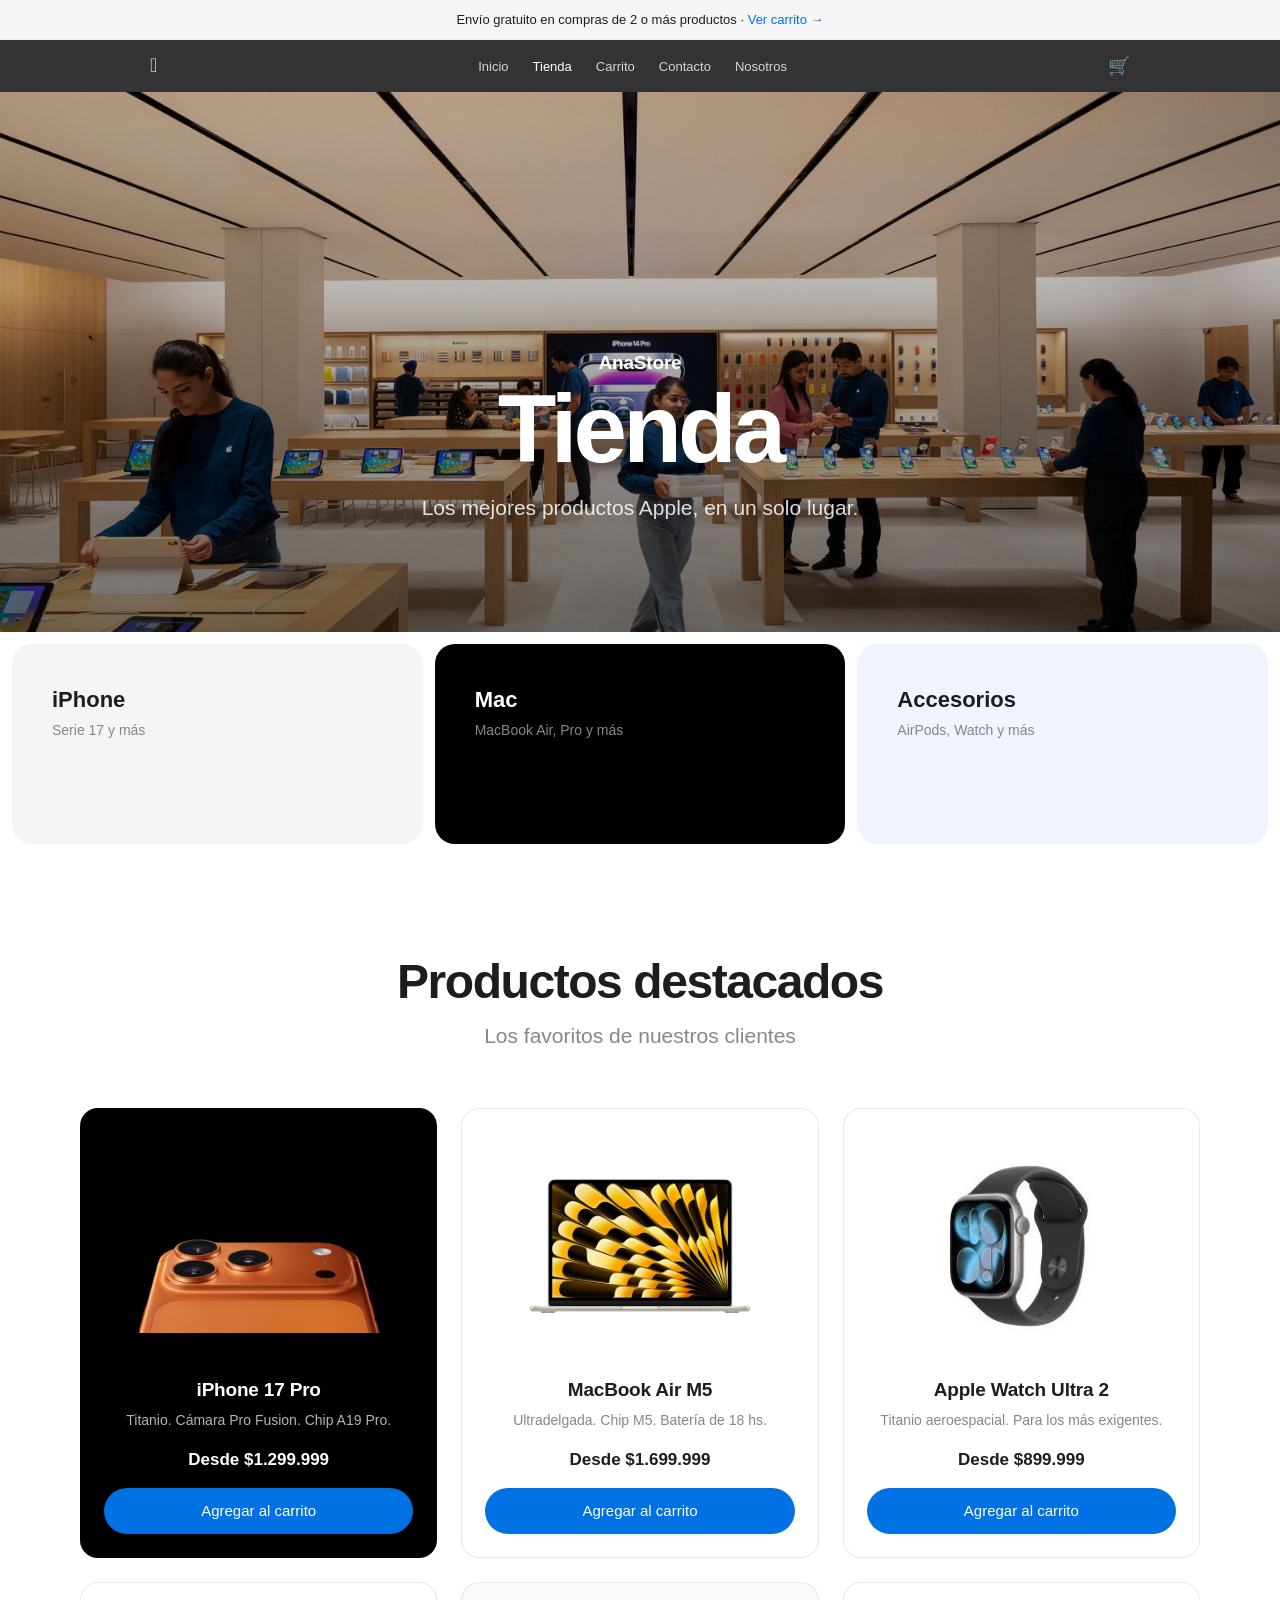
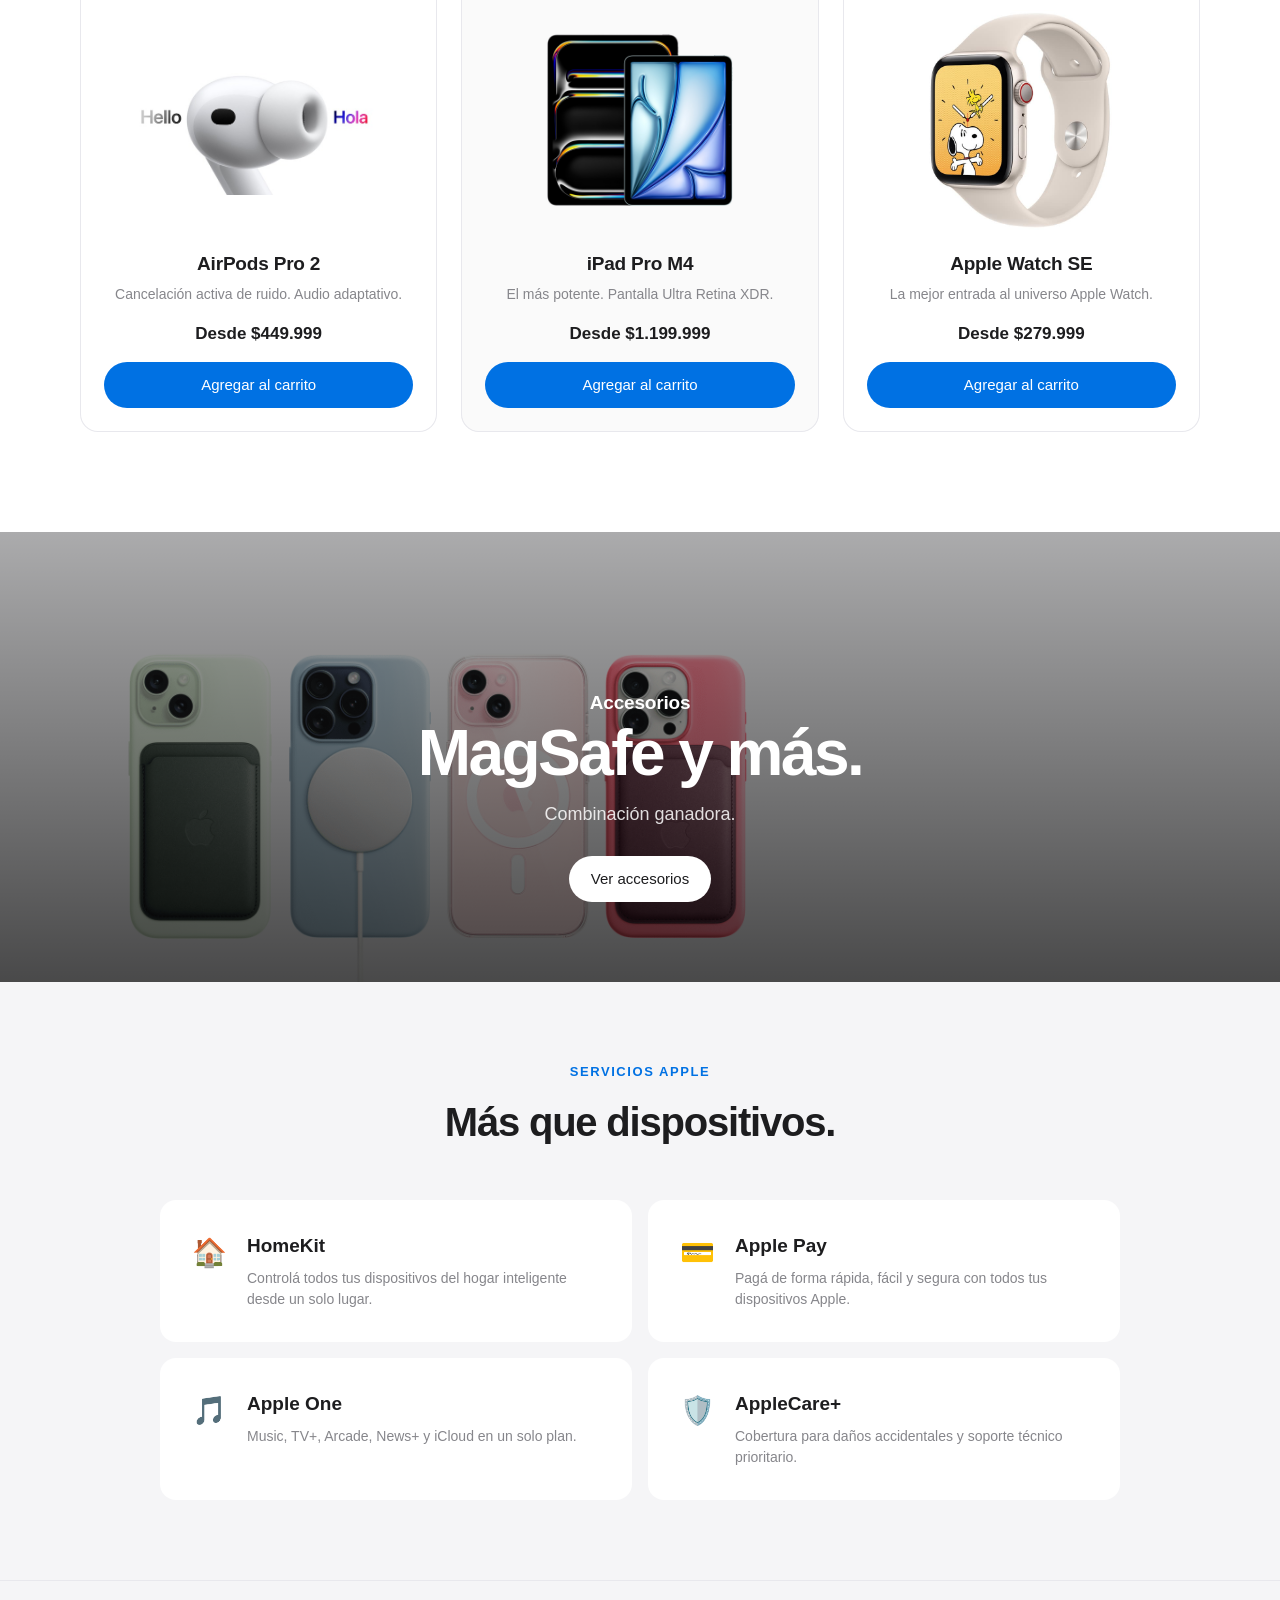
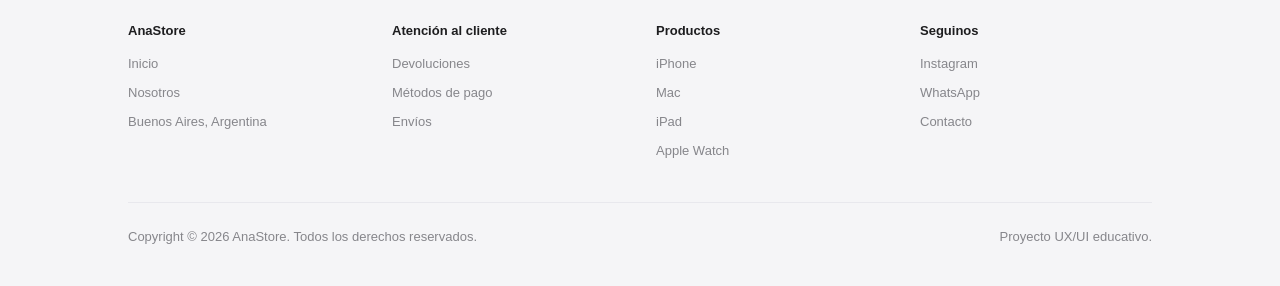
<file: pages/tienda.html>
<!DOCTYPE html>
<html lang="es">
<head>
  <meta charset="UTF-8">
  <meta name="viewport" content="width=device-width, initial-scale=1.0">
  <meta name="description" content="Comprá tus productos Apple al mejor precio en AnaStore.">
  <link rel="icon" href="../assets/apple.png">
  <style>/* ── RESET & BASE ── */
*, *::before, *::after { box-sizing: border-box; margin: 0; padding: 0; }
html { scroll-behavior: smooth; }

@font-face {
  font-family: 'SF Pro';
  
  font-weight: 400;
}

:root {
  --black: #000000;
  --white: #ffffff;
  --gray-100: #f5f5f7;
  --gray-200: #e8e8ed;
  --gray-500: #86868b;
  --gray-800: #1d1d1f;
  --blue: #0071e3;
  --blue-hover: #0077ed;
  --nav-h: 52px;
}

body {
  font-family: 'SF Pro', -apple-system, BlinkMacSystemFont, 'Helvetica Neue', sans-serif;
  color: var(--gray-800);
  background: var(--white);
  font-size: 17px;
  line-height: 1.47059;
  -webkit-font-smoothing: antialiased;
}

a { text-decoration: none; color: inherit; }
img { display: block; max-width: 100%; }

/* ── NOTICE BAR ── */
.notice-bar {
  background: var(--gray-100);
  text-align: center;
  padding: 10px 16px;
  font-size: 13px;
  color: var(--gray-800);
  border-bottom: 1px solid var(--gray-200);
}

.notice-bar a { color: var(--blue); }
.notice-bar a:hover { text-decoration: underline; }

/* ── NAV ── */
.nav {
  position: sticky;
  top: 0;
  z-index: 999;
  height: var(--nav-h);
  background: rgba(29, 29, 31, 0.9);
  backdrop-filter: saturate(180%) blur(20px);
  display: flex;
  align-items: center;
  justify-content: center;
  gap: 0;
}

.nav-inner {
  width: 100%;
  max-width: 1024px;
  display: flex;
  align-items: center;
  justify-content: space-between;
  padding: 0 22px;
}

.nav-logo {
  font-size: 20px;
  color: var(--white);
  opacity: 0.85;
  transition: opacity 0.2s;
  font-weight: 300;
  letter-spacing: -0.01em;
}

.nav-logo:hover { opacity: 1; }

.nav-links {
  display: flex;
  list-style: none;
  gap: 0;
}

.nav-links a {
  display: flex;
  align-items: center;
  height: var(--nav-h);
  padding: 0 12px;
  font-size: 13px;
  color: rgba(255,255,255,0.8);
  transition: color 0.2s;
}

.nav-links a:hover { color: var(--white); }
.nav-links a.active { color: var(--white); }

.nav-right {
  display: flex;
  align-items: center;
  gap: 18px;
}

.nav-icon {
  font-size: 18px;
  color: rgba(255,255,255,0.8);
  cursor: pointer;
  transition: color 0.2s;
}
.nav-icon:hover { color: var(--white); }

/* ── HERO ── */
.hero {
  position: relative;
  min-height: 100svh;
  display: flex;
  flex-direction: column;
  align-items: center;
  justify-content: flex-end;
  padding-bottom: 80px;
  overflow: hidden;
  text-align: center;
}

.hero-bg {
  position: absolute;
  inset: 0;
  width: 100%;
  height: 100%;
  object-fit: cover;
  object-position: center top;
}

.hero-overlay {
  position: absolute;
  inset: 0;
  background: linear-gradient(to bottom, rgba(0,0,0,0.1) 0%, rgba(0,0,0,0.55) 100%);
}

.hero-content {
  position: relative;
  z-index: 1;
  color: var(--white);
}

.hero-eyebrow {
  font-size: 19px;
  font-weight: 600;
  letter-spacing: -0.01em;
  margin-bottom: 4px;
}

.hero-title {
  font-size: clamp(48px, 8vw, 96px);
  font-weight: 700;
  letter-spacing: -0.04em;
  line-height: 1.0;
  margin-bottom: 16px;
}

.hero-sub {
  font-size: 21px;
  font-weight: 300;
  color: rgba(255,255,255,0.85);
  margin-bottom: 28px;
  max-width: 600px;
}

.hero-actions {
  display: flex;
  gap: 16px;
  justify-content: center;
  flex-wrap: wrap;
}

/* ── BUTTONS ── */
.btn {
  display: inline-flex;
  align-items: center;
  justify-content: center;
  gap: 6px;
  padding: 12px 22px;
  border-radius: 980px;
  font-size: 15px;
  font-weight: 400;
  transition: all 0.2s;
  cursor: pointer;
  border: none;
}

.btn-blue { background: var(--blue); color: var(--white); }
.btn-blue:hover { background: var(--blue-hover); }

.btn-white { background: var(--white); color: var(--gray-800); }
.btn-white:hover { background: var(--gray-200); }

.btn-outline-white {
  background: transparent;
  color: var(--white);
  border: 1px solid rgba(255,255,255,0.5);
}
.btn-outline-white:hover { border-color: var(--white); background: rgba(255,255,255,0.1); }

.btn-ghost { background: transparent; color: var(--blue); font-size: 14px; padding: 0; }
.btn-ghost:hover { text-decoration: underline; }

/* ── SECTION ── */
.section {
  padding: 100px 40px;
  max-width: 1200px;
  margin: 0 auto;
}

.section-full { padding: 0; max-width: none; }

/* ── PRODUCT GRID (bento) ── */
.bento-grid {
  display: grid;
  gap: 12px;
  padding: 12px;
}

.bento-grid-2 { grid-template-columns: 1fr 1fr; }
.bento-grid-3 { grid-template-columns: 1fr 1fr 1fr; }
.bento-grid-2-1 { grid-template-columns: 2fr 1fr; }

.bento-card {
  border-radius: 20px;
  overflow: hidden;
  position: relative;
  min-height: 500px;
  display: flex;
  flex-direction: column;
  justify-content: flex-start;
  padding: 40px;
  background: var(--gray-100);
}

.bento-card-dark { background: var(--black); }

.bento-card img.card-bg {
  position: absolute;
  inset: 0;
  width: 100%;
  height: 100%;
  object-fit: cover;
  object-position: center bottom;
  z-index: 0;
}

.bento-card-content {
  position: relative;
  z-index: 1;
}

.card-eyebrow {
  font-size: 13px;
  font-weight: 600;
  color: var(--blue);
  margin-bottom: 6px;
  letter-spacing: 0.01em;
}

.card-title {
  font-size: 32px;
  font-weight: 700;
  letter-spacing: -0.03em;
  line-height: 1.1;
  margin-bottom: 8px;
}

.card-sub {
  font-size: 17px;
  color: var(--gray-500);
  margin-bottom: 20px;
}

.bento-card-dark .card-title { color: var(--white); }
.bento-card-dark .card-sub { color: rgba(255,255,255,0.7); }

/* ── SECTION HEADER ── */
.section-header {
  text-align: center;
  margin-bottom: 56px;
}

.section-header h2 {
  font-size: 48px;
  font-weight: 700;
  letter-spacing: -0.03em;
  line-height: 1.1;
}

.section-header p {
  font-size: 21px;
  color: var(--gray-500);
  margin-top: 12px;
}

/* ── PRODUCT CARDS (tienda) ── */
.products-grid {
  display: grid;
  grid-template-columns: repeat(3, 1fr);
  gap: 24px;
}

.product-card {
  background: #f5f5f7;
  border-radius: 18px;
  padding: 28px 24px 24px;
  text-align: center;
  transition: transform 0.3s, box-shadow 0.3s;
  cursor: pointer;
  overflow: hidden;
}

.product-card:hover {
  transform: translateY(-4px);
  box-shadow: 0 12px 40px rgba(0,0,0,0.1);
}

.product-card img {
  width: 100%;
  height: 220px;
  object-fit: contain;
  object-position: center;
  margin: 0 auto 20px;
  display: block;
}

.product-name {
  font-size: 19px;
  font-weight: 600;
  letter-spacing: -0.01em;
  margin-bottom: 6px;
}

.product-desc {
  font-size: 14px;
  color: var(--gray-500);
  margin-bottom: 16px;
  line-height: 1.5;
}

.product-price {
  font-size: 17px;
  font-weight: 600;
  color: var(--gray-800);
  margin-bottom: 16px;
}

/* ── CARRITO ── */
.cart-container {
  display: grid;
  grid-template-columns: 1fr 320px;
  gap: 32px;
  align-items: start;
  padding: 60px 40px;
  max-width: 1000px;
  margin: 0 auto;
}

.cart-title {
  font-size: 40px;
  font-weight: 700;
  letter-spacing: -0.03em;
  margin-bottom: 32px;
}

.cart-item {
  display: flex;
  align-items: center;
  gap: 20px;
  padding: 24px 0;
  border-bottom: 1px solid var(--gray-200);
}

.cart-item img {
  width: 90px;
  height: 90px;
  object-fit: contain;
  border-radius: 10px;
  background: var(--gray-100);
  padding: 8px;
  flex-shrink: 0;
}

.cart-item-info { flex: 1; }
.cart-item-name { font-size: 17px; font-weight: 500; margin-bottom: 4px; }
.cart-item-price { font-size: 15px; color: var(--gray-500); }

.cart-item-remove {
  font-size: 13px;
  color: var(--blue);
  cursor: pointer;
  border: none;
  background: none;
  padding: 4px 0;
}
.cart-item-remove:hover { text-decoration: underline; }

.cart-summary {
  background: var(--gray-100);
  border-radius: 18px;
  padding: 28px;
  position: sticky;
  top: 80px;
}

.cart-summary h3 {
  font-size: 21px;
  font-weight: 600;
  margin-bottom: 20px;
}

.summary-row {
  display: flex;
  justify-content: space-between;
  margin-bottom: 14px;
  font-size: 15px;
  color: var(--gray-500);
}

.summary-row.total {
  color: var(--gray-800);
  font-weight: 600;
  font-size: 17px;
  padding-top: 14px;
  border-top: 1px solid var(--gray-200);
  margin-top: 14px;
}

.checkout-btn {
  width: 100%;
  margin-top: 20px;
  padding: 14px;
  border-radius: 12px;
  font-size: 17px;
}

/* ── CONTACTO ── */
.contact-wrap {
  max-width: 640px;
  margin: 0 auto;
  padding: 80px 40px;
}

.contact-wrap h1 {
  font-size: 48px;
  font-weight: 700;
  letter-spacing: -0.03em;
  margin-bottom: 12px;
}

.contact-wrap p.lead {
  font-size: 19px;
  color: var(--gray-500);
  margin-bottom: 48px;
}

.form-group {
  margin-bottom: 20px;
}

.form-label {
  display: block;
  font-size: 14px;
  font-weight: 500;
  color: var(--gray-500);
  margin-bottom: 6px;
}

.form-control {
  width: 100%;
  padding: 12px 16px;
  border: 1px solid var(--gray-200);
  border-radius: 10px;
  font-size: 17px;
  font-family: inherit;
  color: var(--gray-800);
  background: var(--white);
  transition: border-color 0.2s, box-shadow 0.2s;
  outline: none;
}

.form-control:focus {
  border-color: var(--blue);
  box-shadow: 0 0 0 3px rgba(0,113,227,0.12);
}

.form-row {
  display: grid;
  grid-template-columns: 1fr 1fr;
  gap: 16px;
}

textarea.form-control { resize: vertical; min-height: 120px; }

/* ── NOSOTROS ── */
.about-hero {
  min-height: 60vh;
  display: flex;
  align-items: center;
  justify-content: center;
  text-align: center;
  padding: 120px 40px;
  background: var(--black);
  color: var(--white);
}

.about-hero h1 {
  font-size: clamp(48px, 8vw, 80px);
  font-weight: 700;
  letter-spacing: -0.04em;
  line-height: 1.05;
  max-width: 700px;
}

.about-hero p {
  font-size: 21px;
  color: rgba(255,255,255,0.7);
  margin-top: 20px;
  max-width: 500px;
}

.values-grid {
  display: grid;
  grid-template-columns: repeat(3, 1fr);
  gap: 2px;
  background: var(--gray-200);
}

.value-card {
  background: var(--white);
  padding: 56px 40px;
  text-align: center;
}

.value-icon {
  font-size: 40px;
  margin-bottom: 20px;
}

.value-title {
  font-size: 22px;
  font-weight: 600;
  letter-spacing: -0.01em;
  margin-bottom: 12px;
}

.value-desc {
  font-size: 15px;
  color: var(--gray-500);
  line-height: 1.6;
}

/* ── FOOTER ── */
.footer {
  background: var(--gray-100);
  border-top: 1px solid var(--gray-200);
  padding: 40px;
}

.footer-inner {
  max-width: 1024px;
  margin: 0 auto;
}

.footer-grid {
  display: grid;
  grid-template-columns: repeat(4, 1fr);
  gap: 32px;
  padding-bottom: 32px;
  border-bottom: 1px solid var(--gray-200);
  margin-bottom: 24px;
}

.footer-col h4 {
  font-size: 13px;
  font-weight: 600;
  color: var(--gray-800);
  margin-bottom: 14px;
}

.footer-col a {
  display: block;
  font-size: 13px;
  color: var(--gray-500);
  margin-bottom: 10px;
  transition: color 0.2s;
}

.footer-col a:hover { color: var(--gray-800); }

.footer-bottom {
  font-size: 13px;
  color: var(--gray-500);
  display: flex;
  justify-content: space-between;
  align-items: center;
  flex-wrap: wrap;
  gap: 8px;
}

/* ── FADE IN ANIMATION ── */
@keyframes fadeUp {
  from { opacity: 0; transform: translateY(24px); }
  to { opacity: 1; transform: translateY(0); }
}

.fade-up {
  opacity: 0;
  animation: fadeUp 0.7s ease forwards;
}

.fade-up-1 { animation-delay: 0.1s; }
.fade-up-2 { animation-delay: 0.25s; }
.fade-up-3 { animation-delay: 0.4s; }

/* ── RESPONSIVE ── */
@media (max-width: 768px) {
  .nav-links { display: none; }
  .bento-grid-2, .bento-grid-3, .bento-grid-2-1 { grid-template-columns: 1fr; }
  .products-grid { grid-template-columns: 1fr 1fr; }
  .cart-container { grid-template-columns: 1fr; }
  .values-grid { grid-template-columns: 1fr; }
  .footer-grid { grid-template-columns: 1fr 1fr; }
  .form-row { grid-template-columns: 1fr; }
  .section { padding: 60px 20px; }
  .contact-wrap { padding: 60px 20px; }
}

@media (max-width: 480px) {
  .products-grid { grid-template-columns: 1fr; }
  .footer-grid { grid-template-columns: 1fr; }
}
</style>
  <title>Tienda — AnaStore</title>
</head>
<body>

  <div class="notice-bar">
    Envío gratuito en compras de 2 o más productos · <a href="carrito.html">Ver carrito →</a>
  </div>

  <nav class="nav">
    <div class="nav-inner">
      <a href="../index.html" class="nav-logo">&#63743;</a>
      <ul class="nav-links">
        <li><a href="../index.html">Inicio</a></li>
        <li><a href="tienda.html" class="active">Tienda</a></li>
        <li><a href="carrito.html">Carrito</a></li>
        <li><a href="contacto.html">Contacto</a></li>
        <li><a href="nosotros.html">Nosotros</a></li>
      </ul>
      <div class="nav-right">
        <a href="carrito.html" class="nav-icon">🛒</a>
      </div>
    </div>
  </nav>

  <!-- HERO TIENDA -->
  <section class="hero" style="min-height:60vh;">
    <img
      class="hero-bg"
      src="../assets/nosotros_hero_wide.jpg"
      alt="Tienda AnaStore"
    >
    <div class="hero-overlay"></div>
    <div class="hero-content fade-up fade-up-1">
      <div class="hero-eyebrow">AnaStore</div>
      <h1 class="hero-title">Tienda</h1>
      <p class="hero-sub">Los mejores productos Apple, en un solo lugar.</p>
    </div>
  </section>

  <!-- CATEGORÍAS -->
  <div class="bento-grid bento-grid-3" style="margin-bottom:0;">
    <div class="bento-card" style="min-height:200px;background:#f5f5f7;">
      <div class="bento-card-content">
        <h3 style="font-size:22px;font-weight:700;color:#1d1d1f;">iPhone</h3>
        <p style="font-size:14px;color:#86868b;margin-top:4px;">Serie 17 y más</p>
      </div>
    </div>
    <div class="bento-card" style="min-height:200px;background:#000;">
      <div class="bento-card-content">
        <h3 style="font-size:22px;font-weight:700;color:#fff;">Mac</h3>
        <p style="font-size:14px;color:#86868b;margin-top:4px;">MacBook Air, Pro y más</p>
      </div>
    </div>
    <div class="bento-card" style="min-height:200px;background:#f0f4ff;">
      <div class="bento-card-content">
        <h3 style="font-size:22px;font-weight:700;color:#1d1d1f;">Accesorios</h3>
        <p style="font-size:14px;color:#86868b;margin-top:4px;">AirPods, Watch y más</p>
      </div>
    </div>
  </div>

  <!-- PRODUCTOS -->
  <section class="section">
    <div class="section-header">
      <h2>Productos destacados</h2>
      <p>Los favoritos de nuestros clientes</p>
    </div>

    <div class="products-grid">

      <div class="product-card" style="background:#000;">
        <img src="../assets/iphone17_hero_wide.jpg" alt="iPhone 17 Pro">
        <div class="product-name" style="color:#fff;">iPhone 17 Pro</div>
        <div class="product-desc" style="color:rgba(255,255,255,0.7);">Titanio. Cámara Pro Fusion. Chip A19 Pro.</div>
        <div class="product-price" style="color:#fff;">Desde $1.299.999</div>
        <a href="carrito.html" class="btn btn-blue" style="width:100%;justify-content:center;">Agregar al carrito</a>
      </div>

      <div class="product-card" style="background:#fff;box-shadow:inset 0 0 0 1px #e8e8ed;">
        <img src="../assets/macbook_m5_product.jpg" alt="MacBook Air M5">
        <div class="product-name">MacBook Air M5</div>
        <div class="product-desc">Ultradelgada. Chip M5. Batería de 18 hs.</div>
        <div class="product-price">Desde $1.699.999</div>
        <a href="carrito.html" class="btn btn-blue" style="width:100%;justify-content:center;">Agregar al carrito</a>
      </div>

      <div class="product-card" style="background:#fff;box-shadow:inset 0 0 0 1px #e8e8ed;">
        <img src="../assets/applewatch_product.jpg" alt="Apple Watch Ultra 2">
        <div class="product-name">Apple Watch Ultra 2</div>
        <div class="product-desc">Titanio aeroespacial. Para los más exigentes.</div>
        <div class="product-price">Desde $899.999</div>
        <a href="carrito.html" class="btn btn-blue" style="width:100%;justify-content:center;">Agregar al carrito</a>
      </div>

      <div class="product-card" style="background:#fff;box-shadow:inset 0 0 0 1px #e8e8ed;">
        <img src="../assets/airpods_product.jpg" alt="AirPods Pro 2">
        <div class="product-name">AirPods Pro 2</div>
        <div class="product-desc">Cancelación activa de ruido. Audio adaptativo.</div>
        <div class="product-price">Desde $449.999</div>
        <a href="carrito.html" class="btn btn-blue" style="width:100%;justify-content:center;">Agregar al carrito</a>
      </div>

      <div class="product-card" style="background:#fafafa;box-shadow:inset 0 0 0 1px #e8e8ed;">
        <img src="../assets/ipad_pro_m4.jpg" alt="iPad Pro M4">
        <div class="product-name">iPad Pro M4</div>
        <div class="product-desc">El más potente. Pantalla Ultra Retina XDR.</div>
        <div class="product-price">Desde $1.199.999</div>
        <a href="carrito.html" class="btn btn-blue" style="width:100%;justify-content:center;">Agregar al carrito</a>
      </div>

      <div class="product-card" style="background:#fff;box-shadow:inset 0 0 0 1px #e8e8ed;">
        <img src="../assets/applewatchse.jpg" alt="Apple Watch SE">
        <div class="product-name">Apple Watch SE</div>
        <div class="product-desc">La mejor entrada al universo Apple Watch.</div>
        <div class="product-price">Desde $279.999</div>
        <a href="carrito.html" class="btn btn-blue" style="width:100%;justify-content:center;">Agregar al carrito</a>
      </div>

    </div>
  </section>

  <!-- BANNER MAGSAFE -->
  <section class="hero" style="min-height:50vh;">
    <img
      class="hero-bg"
      src="../assets/accesorios2.png"
      alt="Accesorios"
      style="object-position:center center;"
    >
    <div class="hero-overlay" style="background:linear-gradient(to bottom, rgba(0,0,0,0.3), rgba(0,0,0,0.7));"></div>
    <div class="hero-content">
      <div class="hero-eyebrow">Accesorios</div>
      <h2 class="hero-title" style="font-size:clamp(36px,5vw,64px);">MagSafe y más.</h2>
      <p class="hero-sub" style="font-size:18px;">Combinación ganadora.</p>
      <a href="carrito.html" class="btn btn-white">Ver accesorios</a>
    </div>
  </section>

  <!-- SERVICIOS -->
  <section style="background:#f5f5f7;padding:80px 40px;">
    <div style="max-width:960px;margin:0 auto;">
      <p style="font-size:13px;font-weight:600;letter-spacing:0.12em;text-transform:uppercase;color:#0071e3;margin-bottom:12px;text-align:center;">Servicios Apple</p>
      <h2 style="font-size:40px;font-weight:700;letter-spacing:-0.03em;text-align:center;margin-bottom:48px;">Más que dispositivos.</h2>
      <div style="display:grid;grid-template-columns:repeat(2,1fr);gap:16px;">
        <div style="background:#fff;border-radius:16px;padding:32px;display:flex;gap:20px;align-items:flex-start;">
          <div style="font-size:28px;">🏠</div>
          <div>
            <h3 style="font-size:19px;font-weight:600;margin-bottom:8px;">HomeKit</h3>
            <p style="font-size:14px;color:#86868b;line-height:1.5;">Controlá todos tus dispositivos del hogar inteligente desde un solo lugar.</p>
          </div>
        </div>
        <div style="background:#fff;border-radius:16px;padding:32px;display:flex;gap:20px;align-items:flex-start;">
          <div style="font-size:28px;">💳</div>
          <div>
            <h3 style="font-size:19px;font-weight:600;margin-bottom:8px;">Apple Pay</h3>
            <p style="font-size:14px;color:#86868b;line-height:1.5;">Pagá de forma rápida, fácil y segura con todos tus dispositivos Apple.</p>
          </div>
        </div>
        <div style="background:#fff;border-radius:16px;padding:32px;display:flex;gap:20px;align-items:flex-start;">
          <div style="font-size:28px;">🎵</div>
          <div>
            <h3 style="font-size:19px;font-weight:600;margin-bottom:8px;">Apple One</h3>
            <p style="font-size:14px;color:#86868b;line-height:1.5;">Music, TV+, Arcade, News+ y iCloud en un solo plan.</p>
          </div>
        </div>
        <div style="background:#fff;border-radius:16px;padding:32px;display:flex;gap:20px;align-items:flex-start;">
          <div style="font-size:28px;">🛡️</div>
          <div>
            <h3 style="font-size:19px;font-weight:600;margin-bottom:8px;">AppleCare+</h3>
            <p style="font-size:14px;color:#86868b;line-height:1.5;">Cobertura para daños accidentales y soporte técnico prioritario.</p>
          </div>
        </div>
      </div>
    </div>
  </section>

  <!-- FOOTER -->
  <footer class="footer">
    <div class="footer-inner">
      <div class="footer-grid">
        <div class="footer-col">
          <h4>AnaStore</h4>
          <a href="../index.html">Inicio</a>
          <a href="nosotros.html">Nosotros</a>
          <a href="#">Buenos Aires, Argentina</a>
        </div>
        <div class="footer-col">
          <h4>Atención al cliente</h4>
          <a href="#">Devoluciones</a>
          <a href="#">Métodos de pago</a>
          <a href="#">Envíos</a>
        </div>
        <div class="footer-col">
          <h4>Productos</h4>
          <a href="#">iPhone</a>
          <a href="#">Mac</a>
          <a href="#">iPad</a>
          <a href="#">Apple Watch</a>
        </div>
        <div class="footer-col">
          <h4>Seguinos</h4>
          <a href="#">Instagram</a>
          <a href="#">WhatsApp</a>
          <a href="contacto.html">Contacto</a>
        </div>
      </div>
      <div class="footer-bottom">
        <span>Copyright © 2026 AnaStore. Todos los derechos reservados.</span>
        <span>Proyecto UX/UI educativo.</span>
      </div>
    </div>
  </footer>

</body>
</html>
</file>
